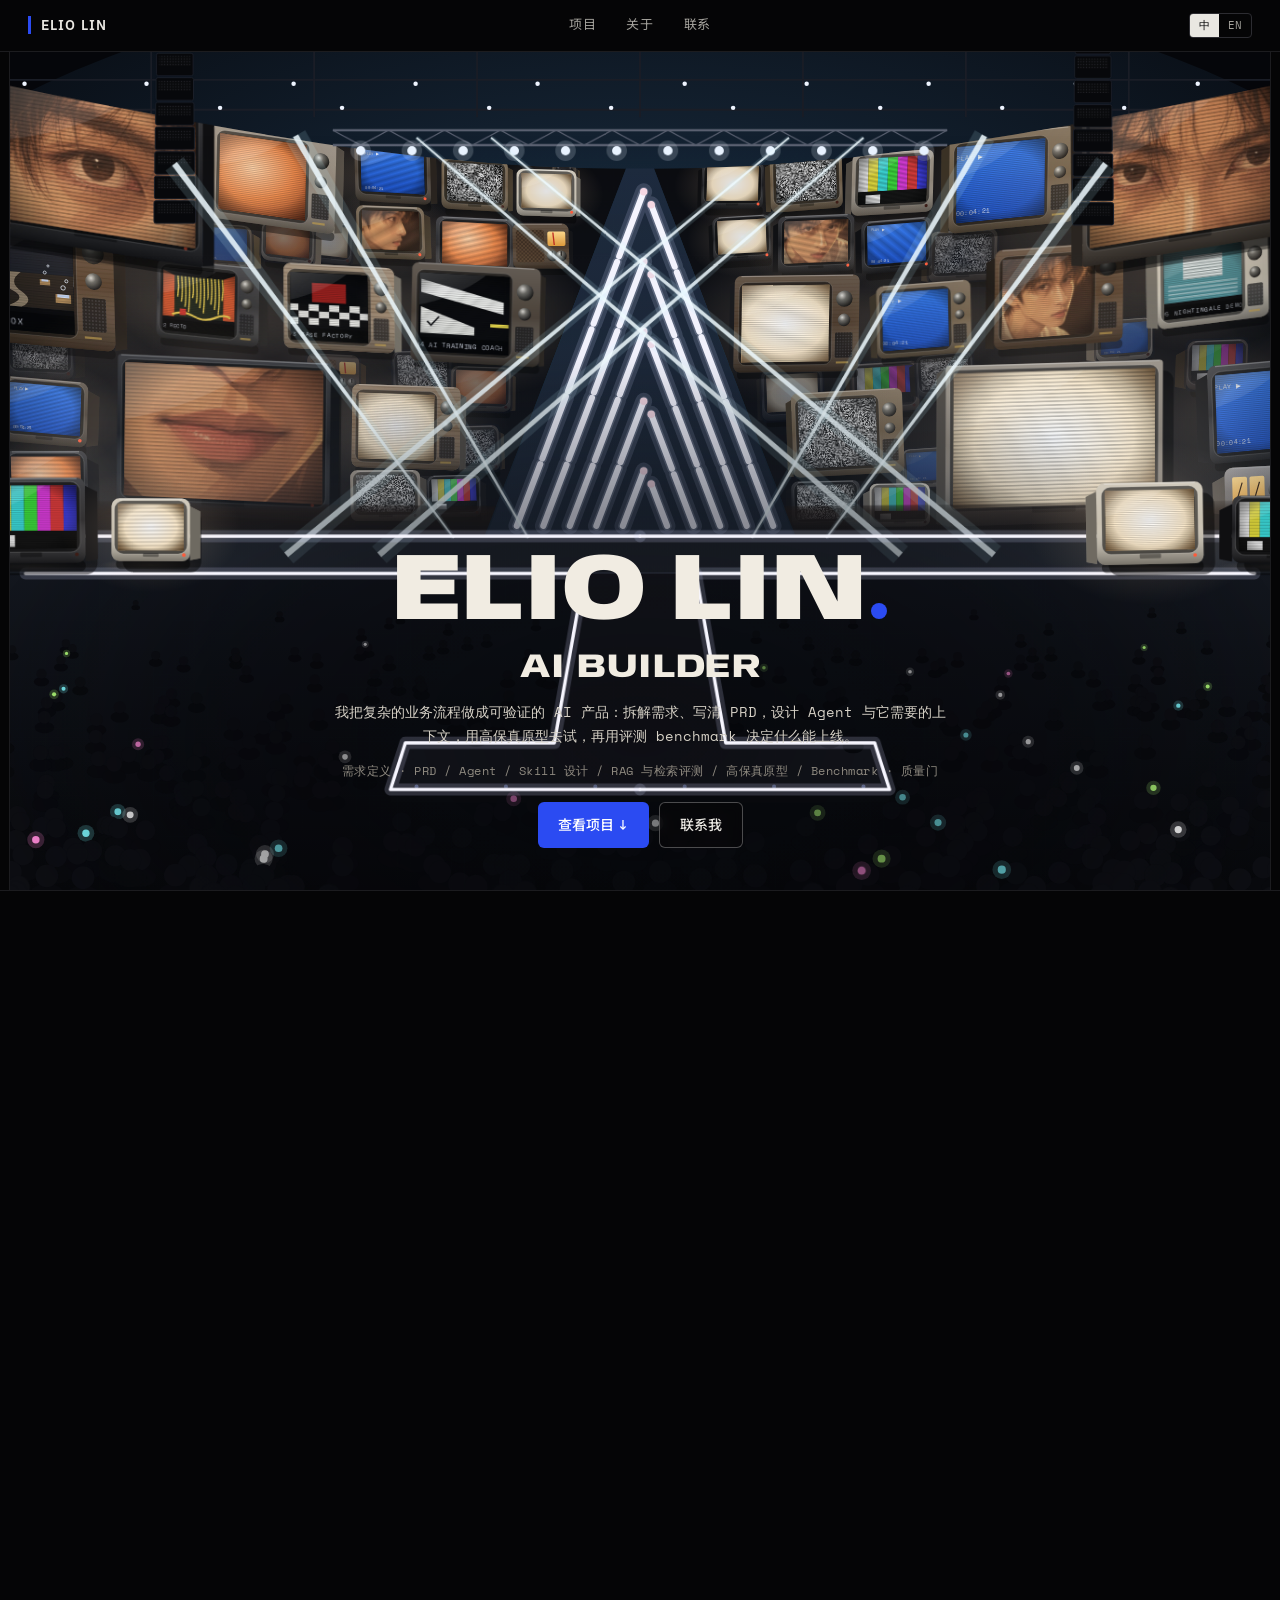
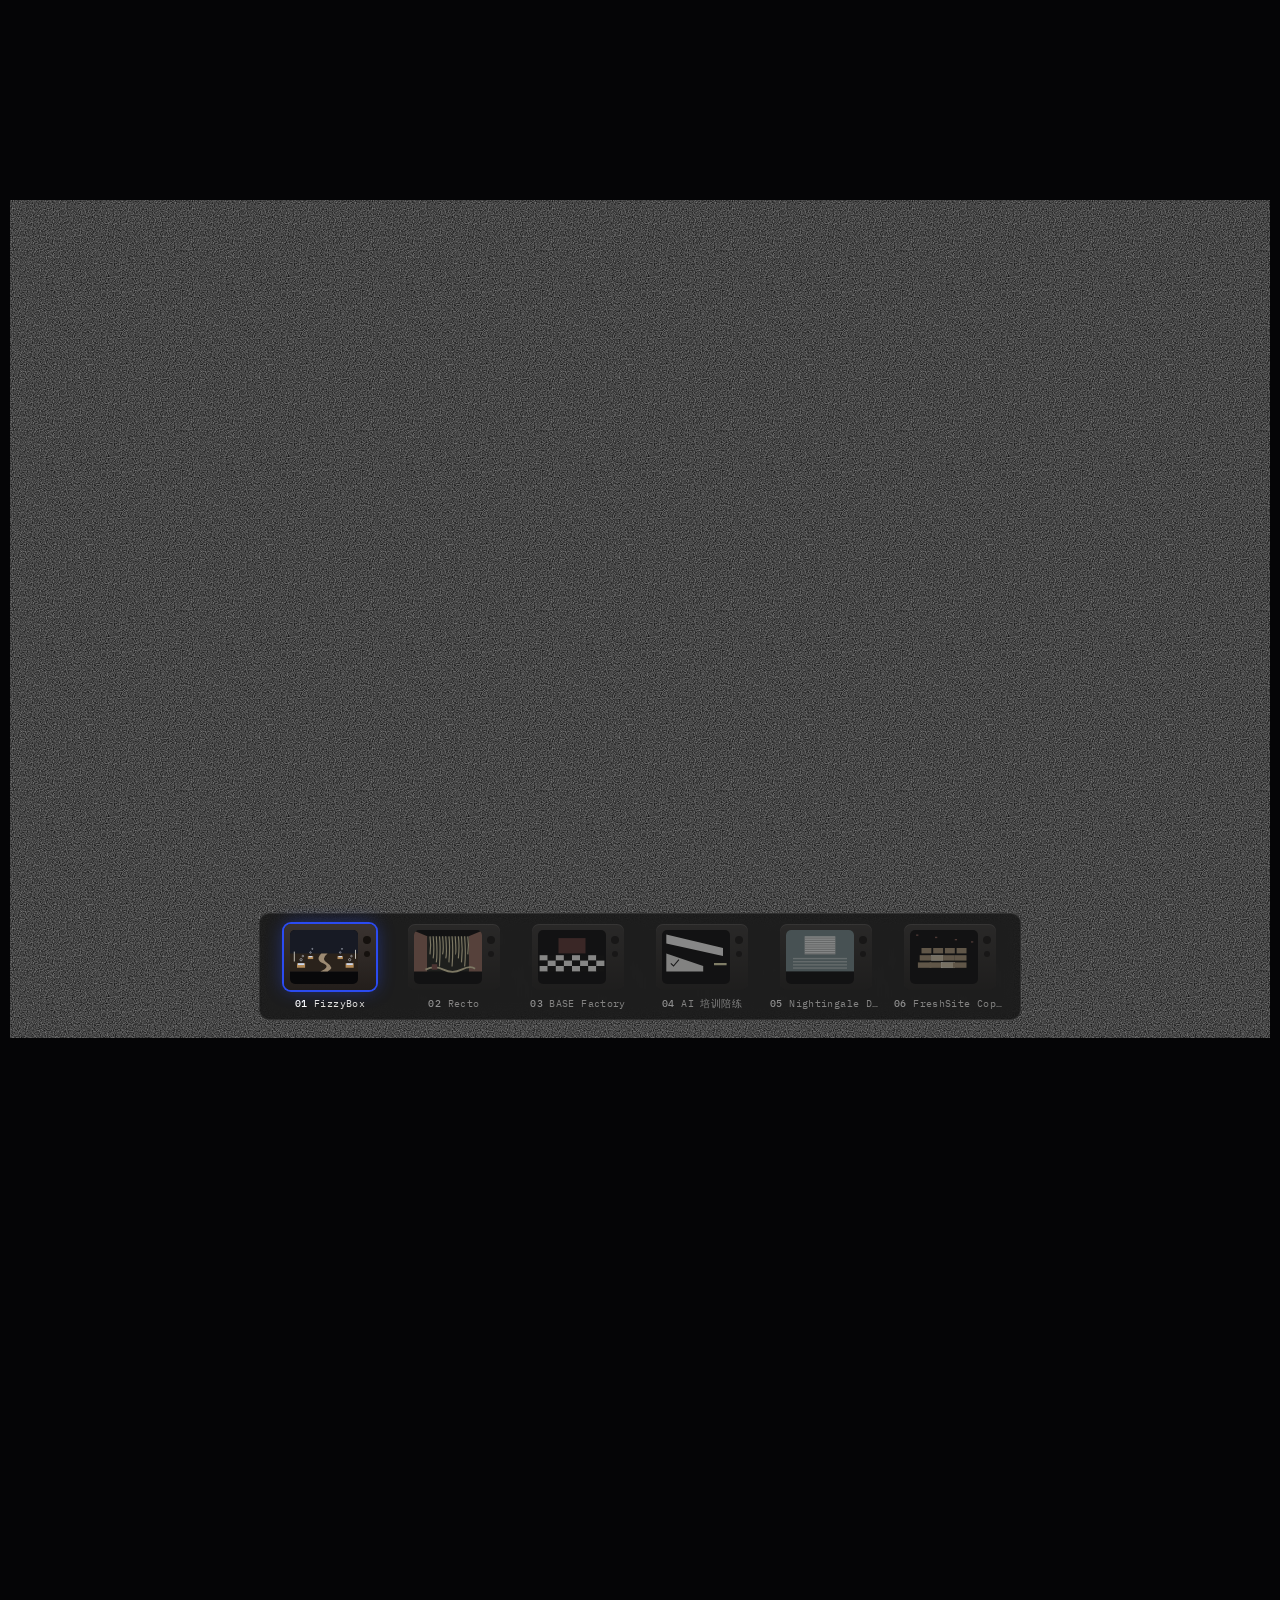
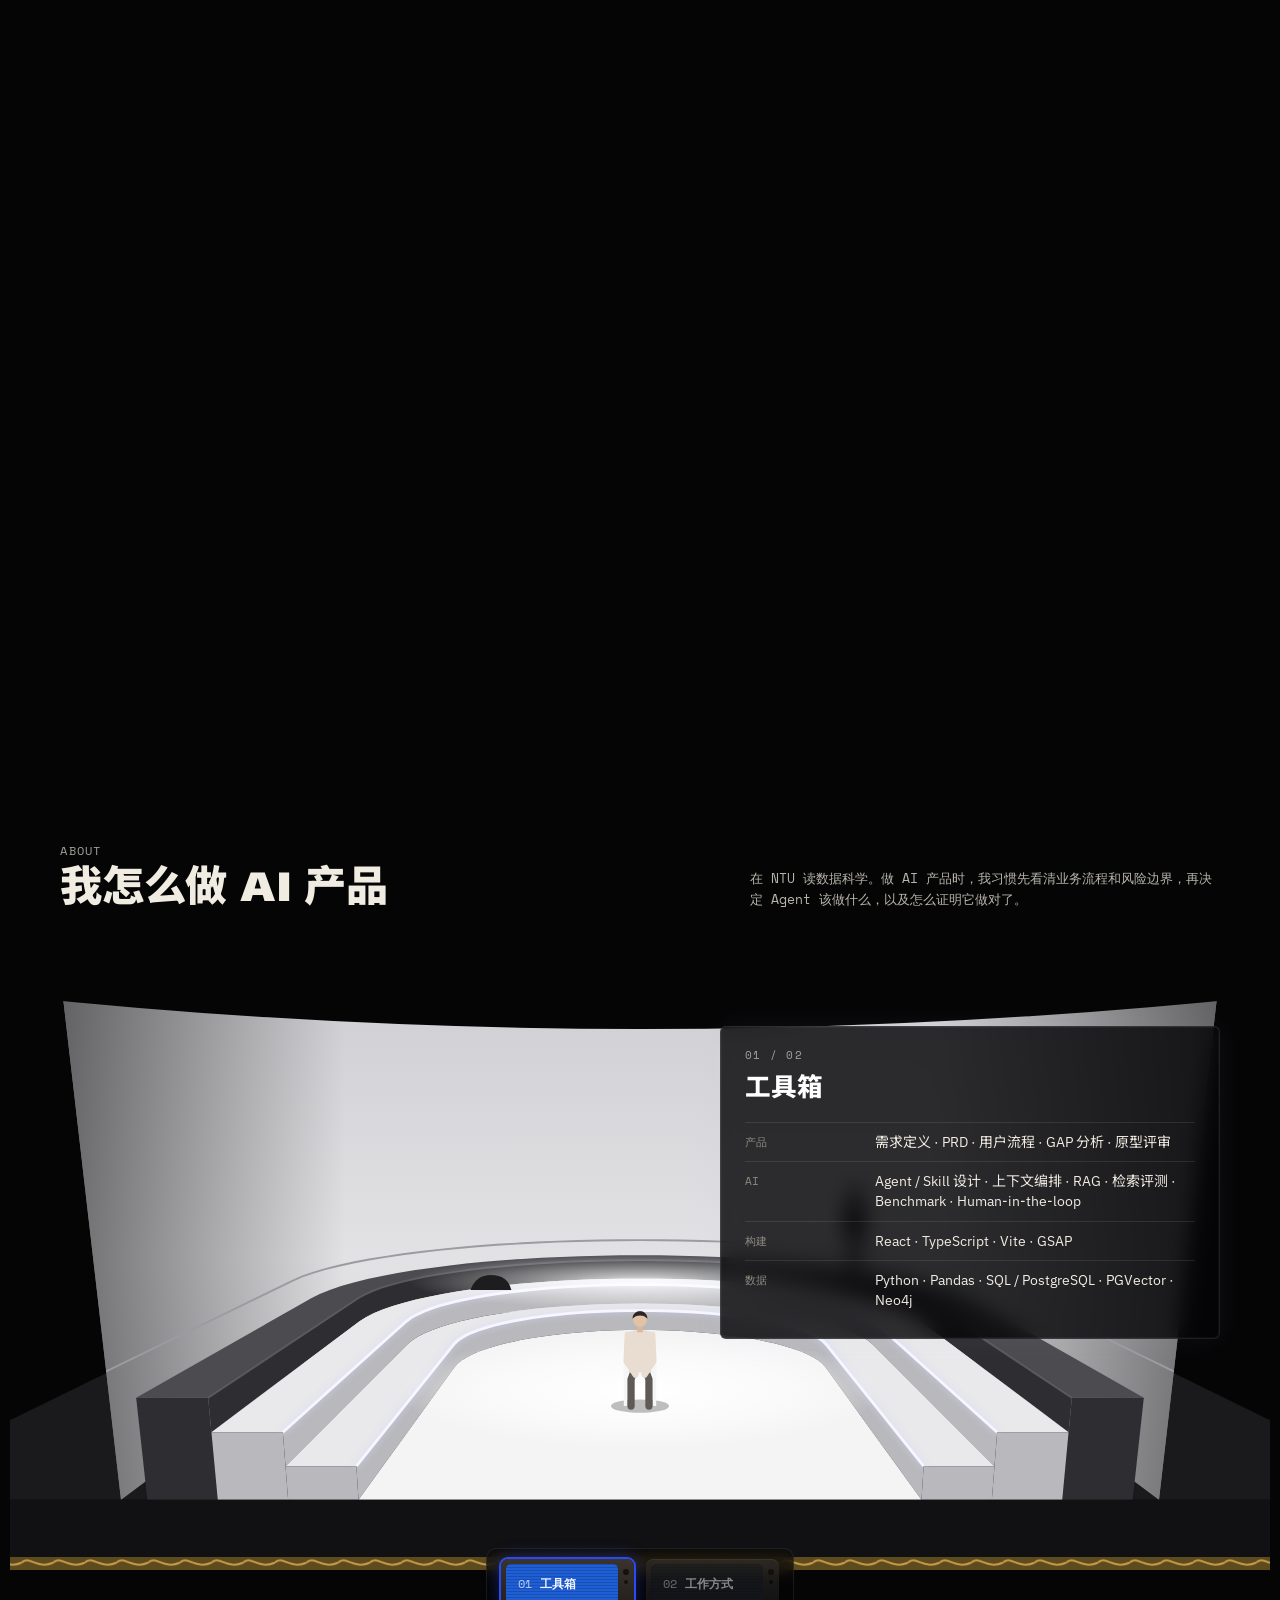
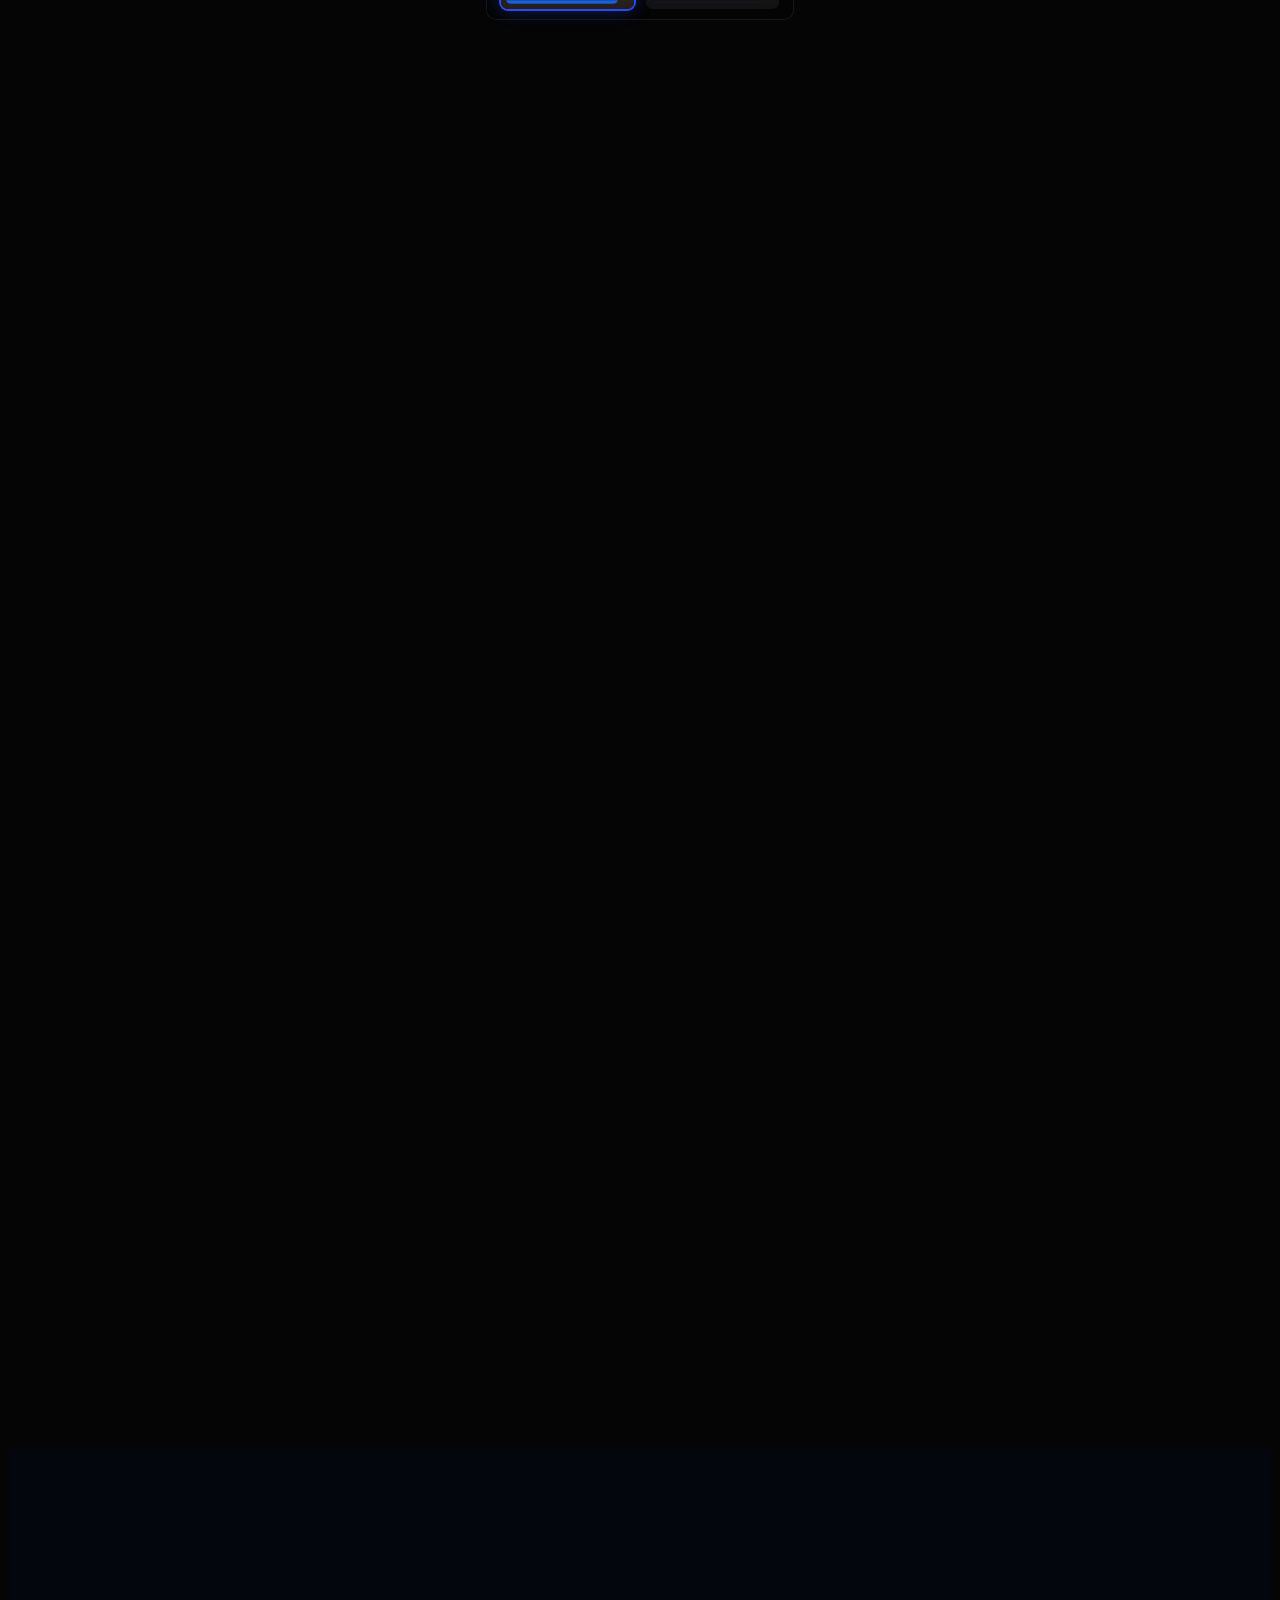
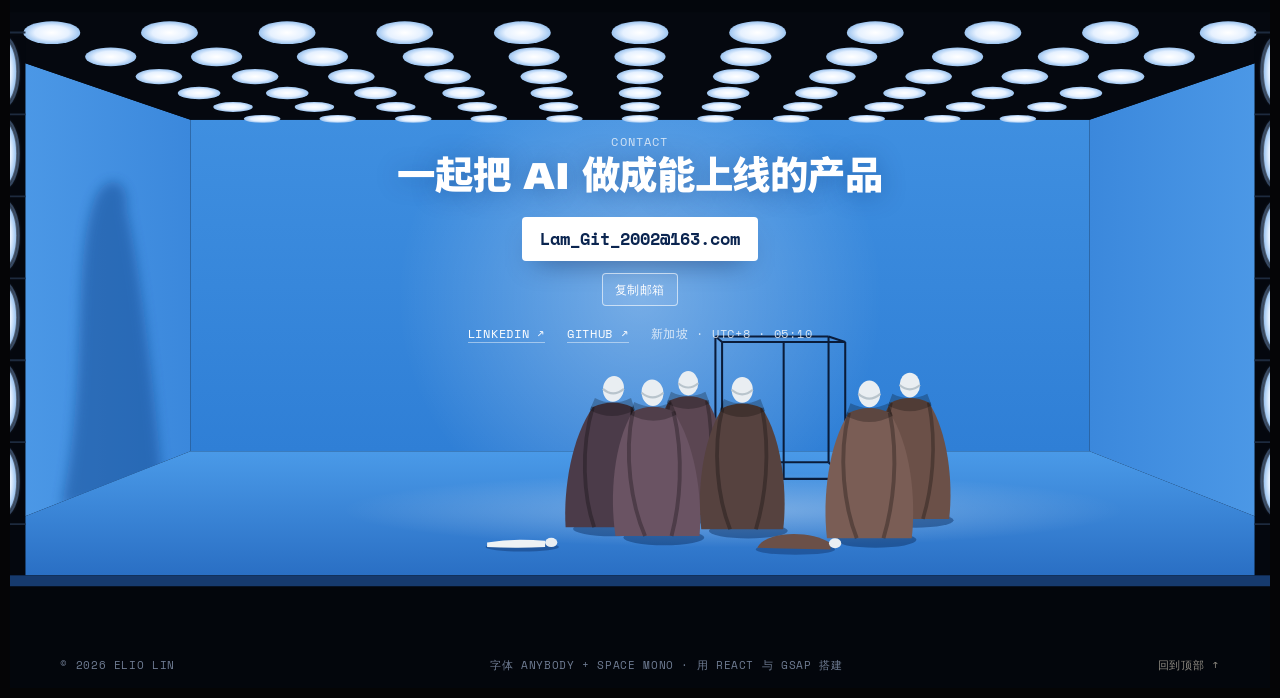
<file: index.html>
<!doctype html>
<html lang="zh">
  <head>
    <meta charset="utf-8" />
    <meta name="viewport" content="width=device-width, initial-scale=1, viewport-fit=cover" />
    <title>ELIO LIN — AI Product Portfolio</title>
    <meta name="description" content="Elio Lin (Lin Jie) · AI product portfolio." />
    <link rel="preconnect" href="https://fonts.googleapis.com" />
    <link rel="preconnect" href="https://fonts.gstatic.com" crossorigin />
    <link href="https://fonts.googleapis.com/css2?family=Anybody:wdth,wght@50..150,100..900&family=IBM+Plex+Mono:wght@400;500&family=IBM+Plex+Sans:wght@400;500;600;700&family=Noto+Sans+SC:wght@400;500;600;700&family=Space+Mono:wght@400;700&display=swap" rel="stylesheet" />
    <script type="module" crossorigin src="./assets/index-Ce2JEcdC.js"></script>
    <link rel="stylesheet" crossorigin href="./assets/index-B5VwRvvn.css">
  </head>
  <body>
    <div id="root"></div>
  </body>
</html>
</file>
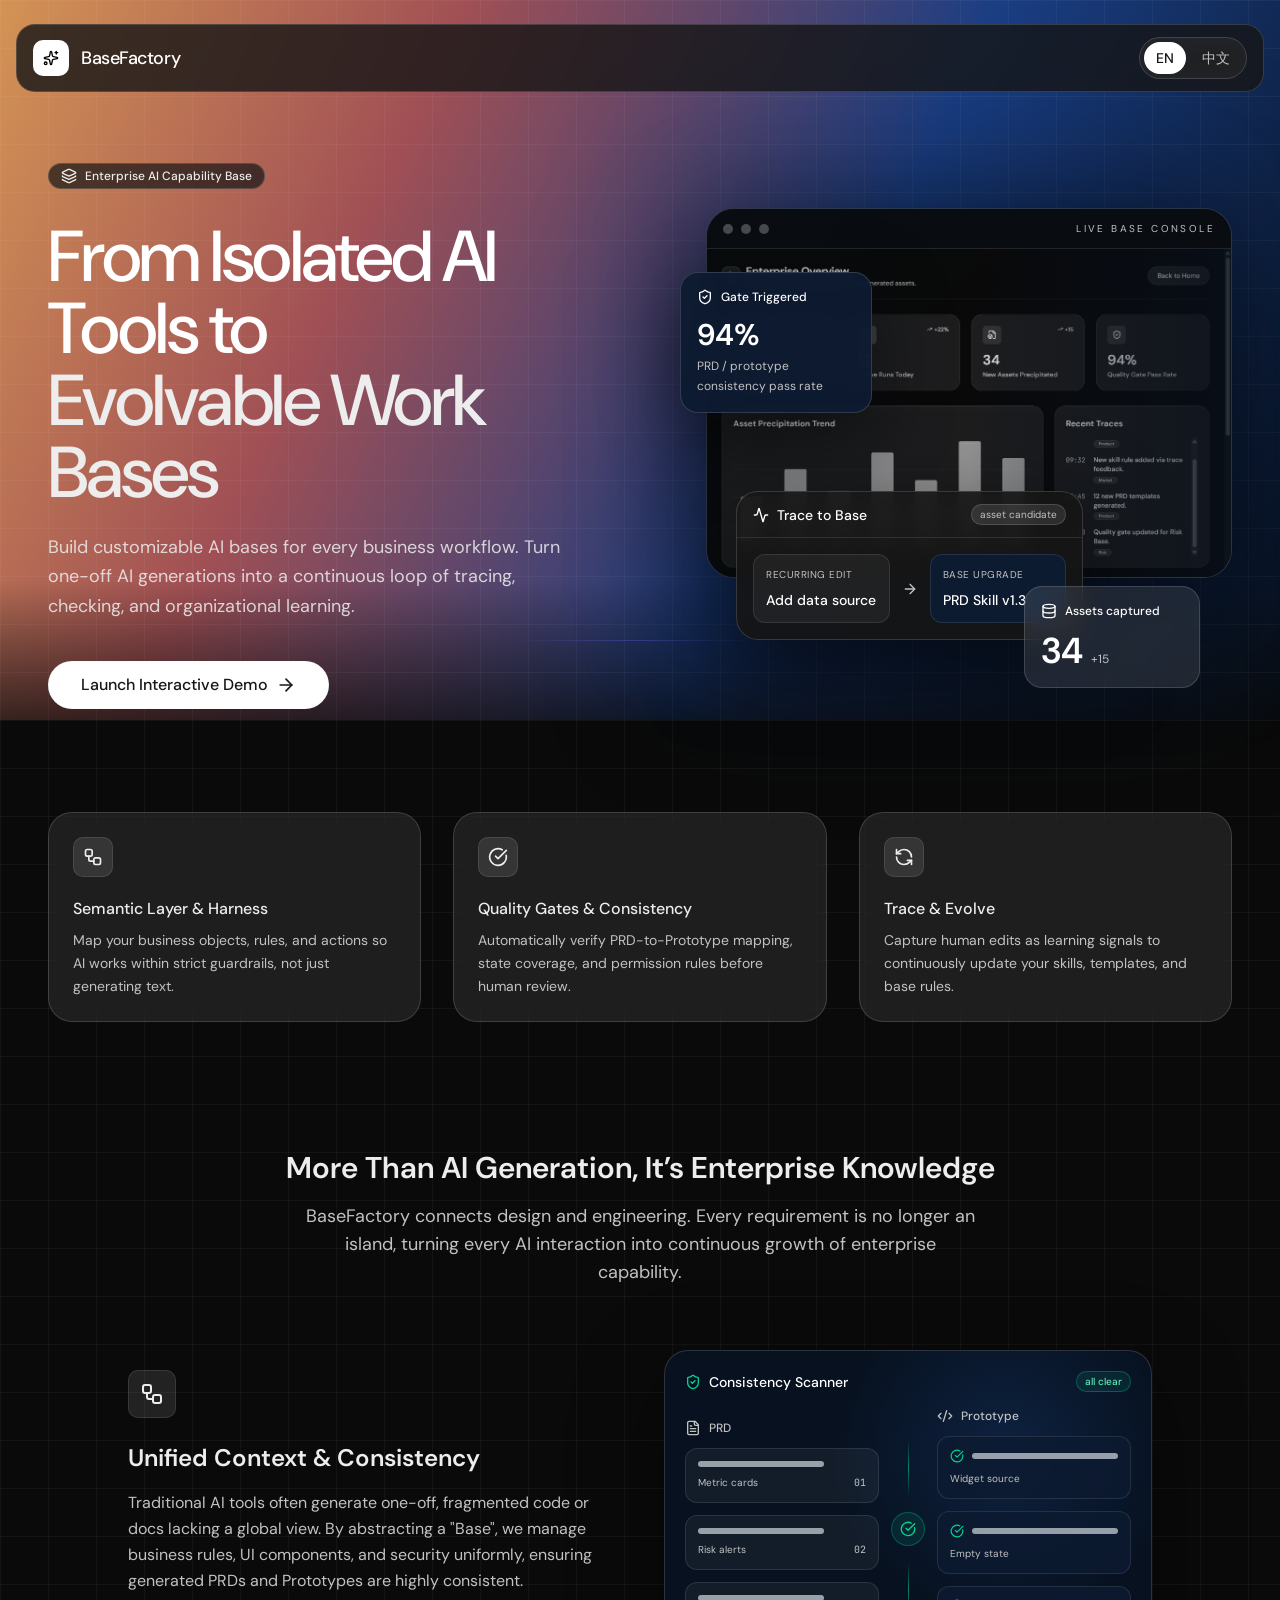
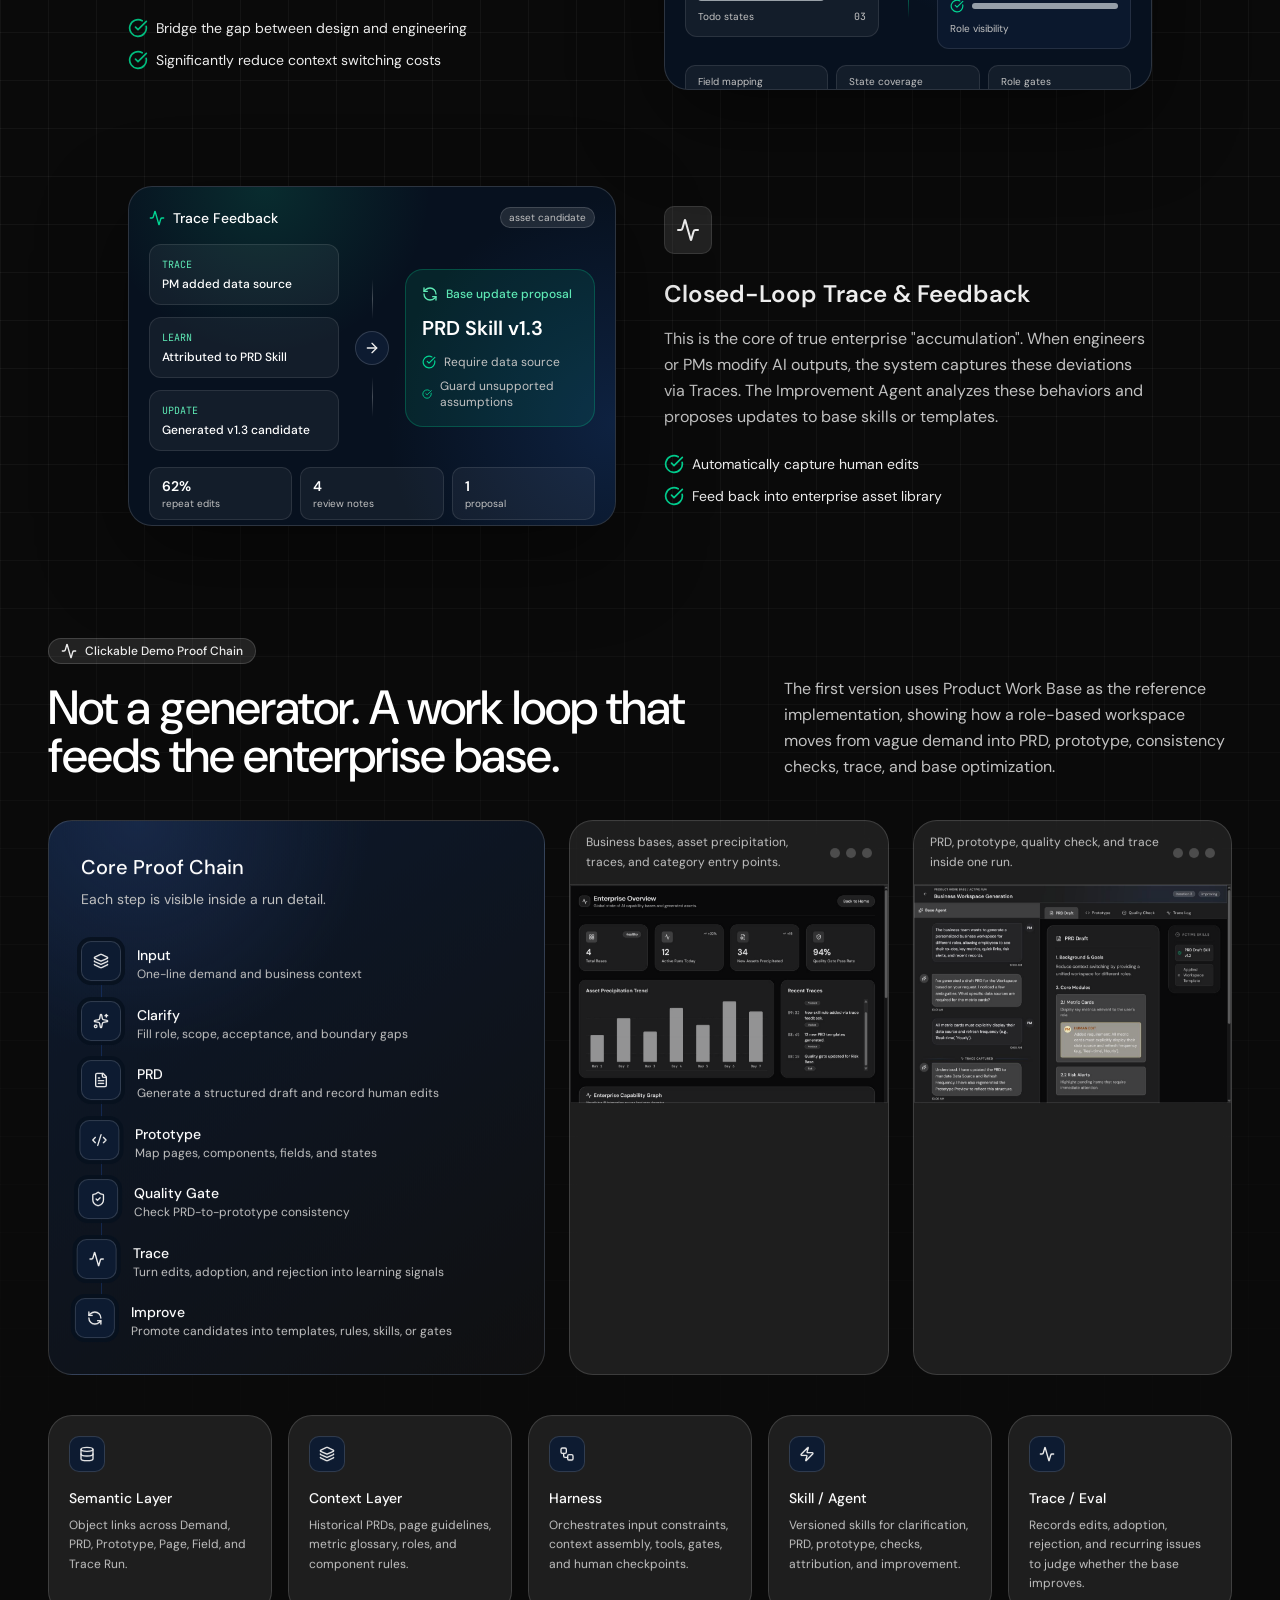
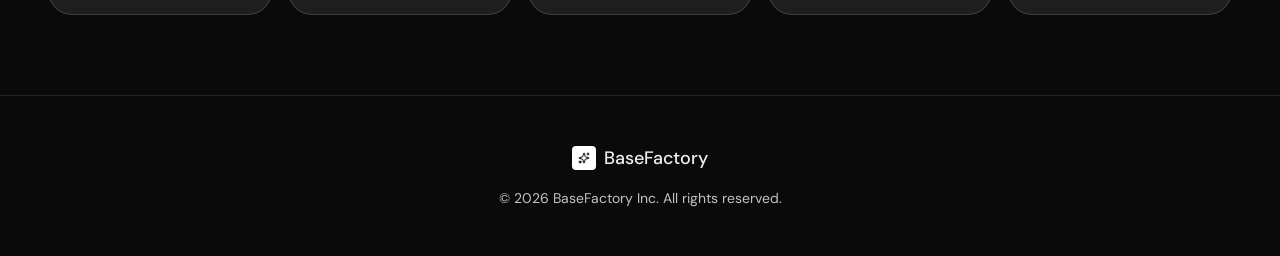
<file: base-factory/index.html>
<!doctype html>
<html lang="en">
  <head>
    <meta charset="UTF-8" />
    <meta name="viewport" content="width=device-width, initial-scale=1.0" />
    <title>BaseFactory Demo</title>
    <script type="module" crossorigin src="./assets/index-DUd1zBxY.js"></script>
    <link rel="stylesheet" crossorigin href="./assets/index-BqM5CVlS.css">
  </head>
  <body>
    <div id="root"></div>
  </body>
</html>
</file>
<file: assets/index-B5VwRvvn.css>
:root{--black: #050506;--stage: #0b0b0c;--paper: #fafaf7;--paper-2: #f2f0e9;--ink: #0f1114;--ink-2: #3a3e46;--ink-3: #70747e;--rule: #e6e4dd;--rule-strong: #c9c6bd;--on-dark: #e9e7e1;--on-dark-2: #a3a19b;--accent: #2b4bf2;--accent-hover: #1e3bd6;--font-sans: "IBM Plex Sans", "Noto Sans SC", "PingFang SC", "Microsoft YaHei", system-ui, sans-serif;--font-mono: "IBM Plex Mono", ui-monospace, "SF Mono", Menlo, Consolas, monospace;--lintel-h: 52px;--rail: 10px;--ease-out: cubic-bezier(.2, 0, 0, 1);--ease-inout: cubic-bezier(.4, 0, .2, 1)}*{box-sizing:border-box;margin:0;padding:0}html{scroll-behavior:auto;-webkit-text-size-adjust:100%}body{background:var(--black);color:var(--ink);font-family:var(--font-sans);font-size:16px;line-height:1.6;-webkit-font-smoothing:antialiased;overflow-x:hidden}body .theatre{transition:opacity .16s var(--ease-inout)}body.lang-switching .theatre{opacity:0}button{font:inherit;color:inherit;background:none;border:0;cursor:pointer}a{color:inherit}:focus-visible{outline:2px solid var(--accent);outline-offset:3px}.theatre{padding:var(--lintel-h) var(--rail) var(--rail);min-height:100svh}.eyebrow{font-family:var(--font-mono);font-size:11.5px;font-weight:500;letter-spacing:.1em;text-transform:uppercase;color:var(--ink-3)}.btn-primary,.btn-secondary,.btn-ghost-light{display:inline-flex;align-items:center;gap:8px;padding:11px 20px;border-radius:6px;font-size:14px;font-weight:500;white-space:nowrap;text-decoration:none;transition:background .14s var(--ease-inout),border-color .14s var(--ease-inout),transform .2s var(--ease-out)}.btn-primary{background:var(--accent);color:#fff}.btn-primary:hover{background:var(--accent-hover)}.btn-primary:active,.btn-secondary:active,.btn-ghost-light:active{transform:scale(.98)}.btn-secondary{border:1px solid var(--rule-strong);color:var(--ink);background:var(--paper)}.btn-secondary:hover{border-color:var(--ink-3)}.btn-ghost-light{border:1px solid rgba(255,255,255,.28);color:var(--on-dark);background:#0a080659;-webkit-backdrop-filter:blur(6px);backdrop-filter:blur(6px)}.btn-ghost-light:hover{border-color:#fff9}.lintel{position:fixed;inset:0 0 auto 0;z-index:50;height:var(--lintel-h);display:grid;grid-template-columns:1fr auto 1fr;align-items:center;padding:0 calc(var(--rail) + 18px);background:var(--black);color:var(--on-dark);border-bottom:1px solid #1c1c1f}.lintel-brand{display:inline-flex;align-items:center;gap:10px;font-weight:600;font-size:14px;letter-spacing:.08em;text-decoration:none;justify-self:start}.brand-bar{width:3px;height:18px;background:var(--accent)}.lintel-nav{display:flex;gap:30px}.lintel-nav a{font-size:13px;color:var(--on-dark-2);text-decoration:none;letter-spacing:.04em;transition:color .14s var(--ease-inout)}.lintel-nav a:hover{color:#fff}.lintel-right{justify-self:end;display:flex;align-items:center;gap:16px}.lang-toggle{display:inline-flex;border:1px solid #2c2c31;border-radius:4px;overflow:hidden}.lang-toggle button{font-family:var(--font-mono);font-size:11px;padding:3px 9px;color:var(--on-dark-2)}.lang-toggle button.on{background:var(--on-dark);color:var(--black)}.rail{position:fixed;z-index:49;background:var(--black);pointer-events:none}.rail-left{left:0;top:0;bottom:0;width:var(--rail)}.rail-right{right:0;top:0;bottom:0;width:var(--rail)}.rail-bottom{left:0;right:0;bottom:0;height:var(--rail)}.rail-left{box-shadow:inset -1px 0 #1c1c1f}.rail-right{box-shadow:inset 1px 0 #1c1c1f}.rail-bottom{box-shadow:inset 0 1px #1c1c1f}@media (max-width: 720px){:root{--rail: 0px;--lintel-h: 48px}.lintel{grid-template-columns:auto 1fr;padding:0 16px}.lintel-nav{display:none}}@media (prefers-reduced-motion: reduce){*,*:before,*:after{animation-duration:.01ms!important;animation-iteration-count:1!important;transition-duration:.01ms!important}}.about{position:relative;background:var(--black)}.ab-sticky{position:sticky;top:var(--lintel-h);height:calc(100svh - var(--lintel-h) - var(--rail));min-height:600px;overflow:hidden}.ab-scene{position:absolute;top:0;right:0;bottom:0;left:0}.ab-head{position:absolute;z-index:3;left:4%;right:4%;top:5%;display:flex;justify-content:space-between;align-items:flex-end;gap:48px;opacity:0;transform:translateY(10px);transition:opacity .7s var(--ease-out) .2s,transform .7s var(--ease-out) .2s}.ab-head.lit{opacity:1;transform:none}.ab-head .eyebrow{color:var(--on-dark-2);font-family:"Space Mono",var(--font-mono)}.ab-head h2{margin-top:8px;color:#f1ece2;font-family:"Anybody",var(--font-sans);font-weight:900;font-stretch:112%;font-size:clamp(28px,3.3vw,52px);line-height:1;letter-spacing:-.01em}.ab-intro{max-width:470px;flex:0 1 470px;font-family:"Space Mono",var(--font-mono);font-size:12.5px;line-height:1.7;color:#b9b5ab}.ab-card{position:absolute;z-index:3;right:4%;top:27%;width:min(500px,40%);padding:20px 24px 18px;border-radius:6px;background:#060608d1;backdrop-filter:blur(10px);-webkit-backdrop-filter:blur(10px);border:1px solid rgba(255,255,255,.1);box-shadow:inset 0 0 0 1px #cfd8ff0a,0 0 30px #cfd8ff0f;opacity:0;transition:opacity .7s var(--ease-out) .5s}.ab-card.lit{opacity:1}.ab-card-inner{animation:ab-in .48s var(--ease-out)}@keyframes ab-in{0%{opacity:0;transform:translateY(8px)}to{opacity:1;transform:none}}.ab-count{font-family:"Space Mono",var(--font-mono);font-size:11px;letter-spacing:.12em;color:var(--on-dark-2)}.ab-card h3,.ab-all h3{margin:4px 0 12px;color:#fff;font-family:"Anybody",var(--font-sans);font-weight:800;font-stretch:115%;font-size:clamp(22px,2vw,30px);text-transform:uppercase;letter-spacing:.01em}.ab-rows{list-style:none;display:flex;flex-direction:column}.ab-rows li{display:grid;grid-template-columns:116px minmax(0,1fr);gap:14px;padding:9px 0;border-top:1px solid rgba(255,255,255,.09)}.ab-key{font-family:"Space Mono",var(--font-mono);font-size:11px;letter-spacing:.04em;color:#8f8b82;padding-top:2px}.ab-main{display:flex;flex-direction:column;gap:2px}.ab-title{font-size:14px;line-height:1.45;color:#f1ece2}.ab-note{font-family:"Space Mono",var(--font-mono);font-size:11.5px;line-height:1.55;color:#9a968d}.ab-switch{position:absolute;z-index:4;left:50%;bottom:18px;transform:translate(-50%);display:flex;gap:12px;padding:10px 14px;border-radius:10px;background:#0505069e;backdrop-filter:blur(8px);-webkit-backdrop-filter:blur(8px);border:1px solid rgba(255,255,255,.08)}.ab-tv{padding:5px 16px 5px 5px;border-radius:7px;position:relative;background:linear-gradient(#3a3330,#231e1b);box-shadow:inset 0 1px #ffffff1f;opacity:.55;filter:grayscale(.6);transition:opacity .2s,filter .2s,transform .22s var(--ease-out)}.ab-tv:after{content:"";position:absolute;right:5px;top:10px;width:6px;height:6px;border-radius:50%;background:#15110e;box-shadow:0 10px 0 -1px #15110e}.ab-tv:hover{opacity:.9;filter:none;transform:translateY(-2px)}.ab-tv.done{opacity:.8;filter:none}.ab-tv.on{opacity:1;filter:none;box-shadow:0 0 0 2px var(--accent),0 0 18px #2b4bf273}.ab-tv-screen{display:flex;align-items:center;gap:8px;min-width:112px;height:40px;padding:0 12px;border-radius:5px;background:#1e5fd8;color:#eef3ff;font-family:"Space Mono",var(--font-mono);font-size:12px;font-weight:700;background-image:repeating-linear-gradient(0deg,rgba(0,0,0,.18) 0 1px,transparent 1px 3px)}.ab-tv:not(.on) .ab-tv-screen{background-color:#20263a}.ab-tv-screen b{font-weight:400;opacity:.75}.ab-all{display:none}.contact{position:relative;overflow:hidden;background:var(--black);height:calc(100svh - var(--lintel-h) - var(--rail));min-height:640px}.backwall{position:absolute;z-index:3;text-align:center;color:#fff;opacity:0;transform:translateY(10px);transition:opacity .8s var(--ease-out) 1.1s,transform .8s var(--ease-out) 1.1s}.contact.lit .backwall{opacity:1;transform:none}.backwall .eyebrow{color:#ffffffbf;font-family:"Space Mono",var(--font-mono)}.bw-head{margin:8px 0 18px;font-family:"Anybody",var(--font-sans);font-weight:900;font-stretch:112%;font-size:clamp(26px,3vw,48px);line-height:1.02;letter-spacing:-.01em;text-transform:uppercase;text-shadow:0 2px 24px rgba(10,40,100,.35);text-wrap:balance}.bw-mail{display:inline-block;padding:9px 18px;border-radius:4px;font-family:"Space Mono",var(--font-mono);font-weight:700;font-size:clamp(14px,1.3vw,19px);color:#0b2550;background:#fff;text-decoration:none;word-break:break-all;box-shadow:0 12px 28px -14px #051946b3;transition:background .16s,color .16s}.bw-mail:hover{background:#eaf3ff;color:#000}.bw-actions{margin-top:12px;display:flex;justify-content:center;gap:10px}.bw-btn{font-family:"Space Mono",var(--font-mono);font-size:12px;letter-spacing:.04em;color:#fff;padding:6px 12px;border-radius:4px;border:1px solid rgba(255,255,255,.6);background:#ffffff14;text-decoration:none;transition:background .16s}.bw-btn:hover{background:#ffffff38}.bw-channels{list-style:none;margin-top:18px;display:flex;flex-wrap:wrap;justify-content:center;gap:6px 22px;font-family:"Space Mono",var(--font-mono);font-size:12px;letter-spacing:.06em;text-transform:uppercase}.bw-channels a{color:#fff;text-decoration:none;border-bottom:1px solid rgba(255,255,255,.45)}.bw-channels a:hover{border-bottom-color:#fff}.bw-where{color:#ffffffc7}.colophon{position:absolute;z-index:3;left:4%;right:4%;bottom:14px;display:flex;justify-content:space-between;align-items:center;gap:16px;font-family:"Space Mono",var(--font-mono);font-size:10.5px;letter-spacing:.06em;color:#6f7c93;text-transform:uppercase}.colophon button{color:#8f8b82;letter-spacing:.06em;text-transform:uppercase;font-size:10.5px}.colophon button:hover{color:#fff}@media (max-width: 900px){.about{height:auto}.ab-sticky{position:relative;top:0;height:64vw;min-height:320px}.ab-card,.ab-switch{display:none}.ab-head{position:absolute;flex-direction:column;align-items:flex-start;gap:0;top:16px}.ab-head .ab-intro{display:none}.ab-all{display:block;padding:24px 20px 56px;color:#f1ece2}.ab-all-intro{font-family:"Space Mono",var(--font-mono);font-size:13px;line-height:1.7;color:#b9b5ab;margin-bottom:24px}.ab-all section+section{margin-top:28px}.contact{height:auto;min-height:0;display:flex;flex-direction:column}.contact .set-4b{position:relative;height:70vw;min-height:300px}.backwall{position:static;width:auto!important;padding:24px 20px 0}.colophon{position:static;flex-direction:column;align-items:flex-start;padding:28px 20px 24px}}@media (max-width: 900px){.ab-all{padding-top:8px}}.arena-run{position:relative;height:calc(200svh - var(--lintel-h))}.arena{position:sticky;top:var(--lintel-h);overflow:hidden;background:#05060a;height:calc(100svh - var(--lintel-h) - var(--rail));min-height:640px}.arena-zoom{position:absolute;top:0;right:0;bottom:0;left:0;will-change:transform}.arena-svg{position:absolute;top:0;right:0;bottom:0;left:0;width:100%;height:100%;display:block}.arena-fade{position:absolute;top:0;right:0;bottom:0;left:0;z-index:5;background:#000;pointer-events:none;opacity:0}.arena .dev.link{cursor:pointer}.arena .dev.link:focus-visible{outline:none}.arena .dev.link:focus-visible>rect:first-child{stroke:var(--accent);stroke-width:3}.arena .dev:hover .scr-flash{animation:tv-flick .36s steps(3) 1}@keyframes tv-flick{0%{opacity:1;visibility:visible}60%{opacity:.8;visibility:visible}to{opacity:0;visibility:hidden}}.arena .dev.link:hover>rect:first-child{filter:brightness(1.25)}.crt-letter{font-family:"Anybody",var(--font-sans);font-weight:900;font-stretch:120%;font-size:92px;fill:#dfe9ff;stroke:#7aa6ff;stroke-width:2;paint-order:stroke}.crt-number{font-family:"Anybody",var(--font-sans);font-weight:900;font-stretch:115%;fill:#1c0e05}.crt-small{font-family:"Space Mono",var(--font-mono);font-size:10px;letter-spacing:.06em;fill:#eef3ff}.crt-small.dark{fill:#2a1206}.crt-mid{font-family:"Space Mono",var(--font-mono);font-size:13px;font-weight:700;fill:#f2f6ff}.arena-copy{position:absolute;z-index:3;left:50%;bottom:5%;transform:translate(-50%);width:min(880px,92%);text-align:center;color:#f1ece2;pointer-events:none}.arena-copy a,.arena-copy button{pointer-events:auto}.arena-name{font-family:"Anybody",var(--font-sans);font-weight:900;font-stretch:118%;font-size:clamp(52px,7.4vw,132px);line-height:.9;letter-spacing:-.01em;text-transform:uppercase;white-space:nowrap}.arena-name .line{display:block;overflow:hidden;padding-bottom:.04em}.arena-name .ch{display:inline-block}.arena-name .sp{width:.28em}.arena-name .dot{width:.17em;height:.17em;margin-left:.05em;border-radius:50%;background:var(--accent);vertical-align:baseline}.arena-role{margin-top:.35em;font-family:"Anybody",var(--font-sans);font-weight:800;font-stretch:125%;font-size:clamp(20px,2.6vw,42px);line-height:1;text-transform:uppercase;letter-spacing:.01em}.arena-intro{margin:16px auto 0;max-width:620px;font-family:"Space Mono",var(--font-mono);font-size:clamp(13.5px,1.05vw,16px);line-height:1.75;color:#d6d1c6}.arena-skills{margin-top:12px;font-family:"Space Mono",var(--font-mono);font-size:12px;letter-spacing:.04em;color:#8f8a80}.arena-cta{margin-top:22px;display:flex;flex-wrap:wrap;justify-content:center;gap:10px}.arena-skip{position:absolute;z-index:4;right:22px;bottom:18px;font-family:var(--font-mono);font-size:11px;letter-spacing:.08em;color:#7d7a74;padding:5px 10px;border:1px solid #23252c;border-radius:4px}.arena-skip:hover{color:#fff;border-color:#4a4d58}.arena.done .arena-skip{display:none}@media (max-width: 900px){.arena-run{height:auto}.arena{position:relative;top:0;height:auto;min-height:0;display:flex;flex-direction:column}.arena-zoom{position:relative;transform:none}.arena-svg{position:relative;height:62vw;min-height:300px}.arena-fade{display:none}.arena-copy{position:relative;left:auto;bottom:auto;transform:none;width:auto;padding:8px 20px 40px}.arena-skip{top:12px;bottom:auto}}.project-stage{position:relative;background:var(--black)}.ps-sticky{position:sticky;top:var(--lintel-h);height:calc(100svh - var(--lintel-h) - var(--rail));min-height:560px;overflow:hidden;background:var(--black)}.ps-set{position:absolute;top:0;right:0;bottom:0;left:0}.ps-cut{position:absolute;top:0;right:0;bottom:0;left:0;z-index:6;pointer-events:none;opacity:0;transition:opacity .26s var(--ease-out);background-color:#000;background-image:url("data:image/svg+xml;utf8,<svg xmlns='http://www.w3.org/2000/svg' width='180' height='180'><filter id='n'><feTurbulence type='fractalNoise' baseFrequency='0.85' numOctaves='2' stitchTiles='stitch'/><feColorMatrix values='0 0 0 0 1  0 0 0 0 1  0 0 0 0 1  0 0 0 0.55 0'/></filter><rect width='100%' height='100%' filter='url(%23n)'/></svg>");background-size:180px 180px}.ps-cut.on{opacity:1;transition-duration:.11s;animation:ps-static .18s steps(3) infinite}@keyframes ps-static{0%{background-position:0 0}33%{background-position:-60px 40px}66%{background-position:50px -70px}}.ps-switch{position:absolute;z-index:7;left:50%;bottom:18px;transform:translate(-50%);display:flex;gap:12px;padding:10px 14px 8px;border-radius:10px;background:#0505069e;backdrop-filter:blur(8px);-webkit-backdrop-filter:blur(8px);border:1px solid rgba(255,255,255,.08)}.ps-tv{display:flex;flex-direction:column;align-items:center;gap:6px;width:112px;opacity:.5;filter:grayscale(.7);transition:opacity .2s,filter .2s,transform .22s var(--ease-out)}.ps-tv:hover{opacity:.85;filter:none;transform:translateY(-2px)}.ps-tv.on{opacity:1;filter:none}.ps-tv-body{display:block;width:92px;height:66px;padding:6px 18px 6px 6px;border-radius:7px;position:relative;background:linear-gradient(#3a3330,#231e1b);box-shadow:inset 0 1px #ffffff1f}.ps-tv-body:after{content:"";position:absolute;right:5px;top:12px;width:8px;height:8px;border-radius:50%;background:#15110e;box-shadow:0 14px 0 -1px #15110e}.ps-tv-body svg{display:block;width:100%;height:100%;border-radius:5px}.ps-tv.on .ps-tv-body{box-shadow:0 0 0 2px var(--accent),0 0 18px #2b4bf273}.ps-tv-label{max-width:100%;font-family:var(--font-mono);font-size:9.5px;letter-spacing:.04em;color:var(--on-dark);white-space:nowrap;overflow:hidden;text-overflow:ellipsis}.ps-tv-label b{color:#fff;font-weight:500}.slot{position:absolute;z-index:4}.slot-runway{left:4%;bottom:17%;width:min(440px,36%)}.slot-center{left:50%;top:45%;transform:translate(-50%,-50%);width:min(560px,calc(100% - 32px))}.slot-top-right{right:3%;top:6%;width:min(400px,30%)}.slot-top-left{left:3%;top:5%;width:min(380px,28%)}.set.preview .slot{display:none}.title-card{padding:20px 24px;background:#060608cc;backdrop-filter:blur(10px);-webkit-backdrop-filter:blur(10px);border:1px solid rgba(255,255,255,.1);border-radius:6px;color:var(--on-dark)}.tc-eyebrow{display:flex;align-items:center;flex-wrap:wrap;gap:4px 12px;font-family:var(--font-mono);font-size:11px;letter-spacing:.1em;text-transform:uppercase;color:var(--on-dark-2)}.tc-act{display:inline-flex;align-items:center;gap:8px;color:#fff}.tc-act:before{content:"";width:3px;height:12px;background:var(--accent)}.tc-title{margin:8px 0 6px;font-size:clamp(28px,3vw,40px);line-height:1.1;font-weight:600;letter-spacing:-.02em;color:#fff}.tc-logline{font-size:14.5px;line-height:1.55;color:var(--on-dark)}.tc-actions{display:flex;flex-wrap:wrap;align-items:center;gap:8px 16px;margin-top:16px}.tc-actions .btn-primary{padding:9px 16px;font-size:13.5px}.btn-primary.is-disabled{background:#2a2b31;color:#9a988f;cursor:default}.tc-link{font-size:13px;color:var(--on-dark);text-decoration:none;border-bottom:1px solid rgba(255,255,255,.25)}.tc-link:hover{color:#fff;border-bottom-color:#fff}@media (max-width: 900px){.ps-switch{top:10px;bottom:auto;left:10px;right:10px;transform:none;overflow-x:auto;justify-content:flex-start;gap:8px;padding:8px}.ps-tv{width:68px;flex:0 0 auto}.ps-tv-body{width:68px;height:50px;padding:4px 13px 4px 4px}.ps-tv-body:after{width:6px;height:6px;top:9px;right:4px;box-shadow:0 10px 0 -1px #15110e}.slot-runway,.slot-top-right,.slot-top-left{left:12px;right:12px;top:auto;bottom:12px;width:auto}.title-card{padding:14px 16px}.tc-logline{font-size:13.5px}}.set{position:absolute;top:0;right:0;bottom:0;left:0;overflow:hidden;background:var(--black)}.set-svg{position:absolute;top:0;right:0;bottom:0;left:0;width:100%;height:100%;display:block}.s3-glow{animation:s3-flicker 5s steps(1) infinite}.s3-glow:nth-of-type(3n){animation-delay:-2.2s}@keyframes s3-flicker{0%,to{opacity:.75}47%{opacity:.6}49%{opacity:.8}}@media (max-width: 720px){.set-3a .s3-scaffold,.set-3a .s3-monitors{display:none}}.set-placeholder{background:#070708}.sp-back{position:absolute;top:0;right:0;bottom:34%;left:0;background:radial-gradient(ellipse 40% 60% at 50% 100%,color-mix(in srgb,var(--tone) 18%,transparent),transparent 70%),#0a0a0c}.sp-floor{position:absolute;left:0;right:0;bottom:0;height:34%;background:linear-gradient(#141416,#060607);border-top:1px solid #1d1d21}.sp-pool{position:absolute;left:28%;right:28%;bottom:12%;height:18%;border-radius:50%;background:radial-gradient(closest-side,color-mix(in srgb,var(--tone) 60%,transparent),transparent);filter:blur(8px)}.sp-beam{position:absolute;left:0;right:0;top:0;bottom:18%;clip-path:polygon(47% 0,53% 0,72% 100%,28% 100%);background:linear-gradient(color-mix(in srgb,var(--tone) 30%,transparent),transparent 90%);mix-blend-mode:screen}.sp-label{position:absolute;left:22px;top:18px;font-family:var(--font-mono);font-size:11px;letter-spacing:.12em;text-transform:uppercase;color:#6d6c68}.set-placeholder.preview .sp-label{font-size:10px}.s4-trace{position:absolute;top:0;right:0;bottom:0;left:0;width:100%;height:100%;pointer-events:none}.set-3b{--lx: 0}.s3b-light-skew{transform-box:view-box;transform-origin:800px 638px;transform:skew(calc(var(--lx) * -14deg));transition:transform .9s var(--ease-out)}.s2a-paper{position:absolute;top:0;right:0;bottom:0;left:0;width:100%;height:100%;pointer-events:none}.set-2a.full .s2a-lamp-glow{animation:s2a-flicker 6s steps(1) infinite}@keyframes s2a-flicker{0%,to{opacity:1}31%{opacity:.82}33%{opacity:1}71%{opacity:.9}}.set-2a .s2a-top{transition:fill .2s var(--ease-inout)}.set-2a.full .s2a-plot:not(.candidate):hover .s2a-top{fill:#efbd62}.set-1b .s1b-room{opacity:.12;transition:opacity .9s var(--ease-out)}.set-1b.lit .s1b-room{opacity:1}.s1b-tread{fill:#4b4b50;transition:fill .6s var(--ease-out)}.s1b-riser{fill:#2e2e32;transition:fill .6s var(--ease-out)}.s1b-nose{stroke:#5a5a60;stroke-width:2;transition:stroke .6s var(--ease-out)}.s1b-tier.on .s1b-tread{fill:#e9e8ea}.s1b-tier.on .s1b-riser{fill:#b9b8bc}.s1b-tier.on .s1b-nose{stroke:#fff}.s1b-pool{opacity:0;transition:opacity .6s var(--ease-out)}.s1b-tier.current .s1b-pool{opacity:1}.s1b-arena{fill:#3a3a3e;transition:fill .9s var(--ease-out) .2s}.set-1b.lit .s1b-arena{fill:#f4f4f5}.s1b-spot{opacity:0;transition:opacity .9s var(--ease-out) .4s}.set-1b.lit .s1b-spot{opacity:1}.s1b-actor{opacity:0;transition:opacity .9s var(--ease-out) .5s}.set-1b.lit .s1b-actor{opacity:1}.s1b-tier.on .s1b-nose{stroke:#f7f6ff;stroke-width:3;filter:drop-shadow(0 0 4px rgba(207,216,255,.9))}.set-4b .s4b-room{opacity:.08;transition:opacity 1s var(--ease-out)}.set-4b.lit .s4b-room{opacity:1}.s4b-lamp,.s4b-oval{opacity:.12;transition:opacity .26s ease-out}.set-4b.lit .s4b-lamp,.set-4b.lit .s4b-oval{opacity:1}.s4b-cast{opacity:0;transition:opacity .9s var(--ease-out) .9s}.set-4b.lit .s4b-cast{opacity:1}
</file>
<file: base-factory/assets/index-BqM5CVlS.css>
@import"https://fonts.googleapis.com/css2?family=DM+Sans:wght@400;500;600&family=Geist:wght@400;500;600&family=JetBrains+Mono:wght@400;500&display=swap";/*! tailwindcss v4.3.2 | MIT License | https://tailwindcss.com */@layer properties{@supports (((-webkit-hyphens:none)) and (not (margin-trim:inline))) or ((-moz-orient:inline) and (not (color:rgb(from red r g b)))){*,:before,:after,::backdrop{--tw-translate-x:0;--tw-translate-y:0;--tw-translate-z:0;--tw-space-y-reverse:0;--tw-divide-y-reverse:0;--tw-border-style:solid;--tw-gradient-position:initial;--tw-gradient-from:#0000;--tw-gradient-via:#0000;--tw-gradient-to:#0000;--tw-gradient-stops:initial;--tw-gradient-via-stops:initial;--tw-gradient-from-position:0%;--tw-gradient-via-position:50%;--tw-gradient-to-position:100%;--tw-leading:initial;--tw-font-weight:initial;--tw-tracking:initial;--tw-shadow:0 0 #0000;--tw-shadow-color:initial;--tw-shadow-alpha:100%;--tw-inset-shadow:0 0 #0000;--tw-inset-shadow-color:initial;--tw-inset-shadow-alpha:100%;--tw-ring-color:initial;--tw-ring-shadow:0 0 #0000;--tw-inset-ring-color:initial;--tw-inset-ring-shadow:0 0 #0000;--tw-ring-inset:initial;--tw-ring-offset-width:0px;--tw-ring-offset-color:#fff;--tw-ring-offset-shadow:0 0 #0000;--tw-outline-style:solid;--tw-blur:initial;--tw-brightness:initial;--tw-contrast:initial;--tw-grayscale:initial;--tw-hue-rotate:initial;--tw-invert:initial;--tw-opacity:initial;--tw-saturate:initial;--tw-sepia:initial;--tw-drop-shadow:initial;--tw-drop-shadow-color:initial;--tw-drop-shadow-alpha:100%;--tw-drop-shadow-size:initial;--tw-backdrop-blur:initial;--tw-backdrop-brightness:initial;--tw-backdrop-contrast:initial;--tw-backdrop-grayscale:initial;--tw-backdrop-hue-rotate:initial;--tw-backdrop-invert:initial;--tw-backdrop-opacity:initial;--tw-backdrop-saturate:initial;--tw-backdrop-sepia:initial;--tw-duration:initial;--tw-scale-x:1;--tw-scale-y:1;--tw-scale-z:1}}}@layer theme{:root,:host{--font-sans:"DM Sans", ui-sans-serif, system-ui, sans-serif;--font-mono:"JetBrains Mono", ui-monospace, SFMono-Regular, monospace;--color-amber-50:oklch(98.7% .022 95.277);--color-amber-100:oklch(96.2% .059 95.617);--color-amber-200:oklch(92.4% .12 95.746);--color-amber-300:oklch(87.9% .169 91.605);--color-amber-500:oklch(76.9% .188 70.08);--color-emerald-100:oklch(95% .052 163.051);--color-emerald-300:oklch(84.5% .143 164.978);--color-emerald-400:oklch(76.5% .177 163.223);--color-emerald-500:oklch(69.6% .17 162.48);--color-blue-500:oklch(62.3% .214 259.815);--color-rose-400:oklch(71.2% .194 13.428);--color-rose-500:oklch(64.5% .246 16.439);--color-black:#000;--color-white:#fff;--spacing:.25rem;--container-md:28rem;--container-lg:32rem;--container-xl:36rem;--container-2xl:42rem;--container-5xl:64rem;--container-6xl:72rem;--container-7xl:80rem;--text-xs:.75rem;--text-xs--line-height:calc(1 / .75);--text-sm:.875rem;--text-sm--line-height:calc(1.25 / .875);--text-base:1rem;--text-base--line-height: 1.5 ;--text-lg:1.125rem;--text-lg--line-height:calc(1.75 / 1.125);--text-xl:1.25rem;--text-xl--line-height:calc(1.75 / 1.25);--text-2xl:1.5rem;--text-2xl--line-height:calc(2 / 1.5);--text-3xl:1.875rem;--text-3xl--line-height: 1.2 ;--text-4xl:2.25rem;--text-4xl--line-height:calc(2.5 / 2.25);--text-5xl:3rem;--text-5xl--line-height:1;--font-weight-normal:400;--font-weight-medium:500;--font-weight-semibold:600;--font-weight-bold:700;--tracking-tight:-.025em;--tracking-wider:.05em;--tracking-widest:.1em;--leading-tight:1.25;--leading-relaxed:1.625;--radius-sm:.25rem;--radius-md:.375rem;--radius-lg:.5rem;--radius-xl:.75rem;--radius-2xl:1rem;--animate-ping:ping 1s cubic-bezier(0, 0, .2, 1) infinite;--blur-sm:8px;--blur-md:12px;--blur-3xl:64px;--default-transition-duration:.15s;--default-transition-timing-function:cubic-bezier(.4, 0, .2, 1);--default-font-family:var(--font-sans);--default-mono-font-family:var(--font-mono);--font-geist:"Geist", ui-sans-serif, system-ui, sans-serif}}@layer base{*,:after,:before,::backdrop{box-sizing:border-box;border:0 solid;margin:0;padding:0}::file-selector-button{box-sizing:border-box;border:0 solid;margin:0;padding:0}html,:host{-webkit-text-size-adjust:100%;-moz-tab-size:4;tab-size:4;line-height:1.5;font-family:var(--default-font-family,ui-sans-serif, system-ui, sans-serif, "Apple Color Emoji", "Segoe UI Emoji", "Segoe UI Symbol", "Noto Color Emoji");font-feature-settings:var(--default-font-feature-settings,normal);font-variation-settings:var(--default-font-variation-settings,normal);-webkit-tap-highlight-color:transparent}hr{height:0;color:inherit;border-top-width:1px}abbr:where([title]){-webkit-text-decoration:underline dotted;text-decoration:underline dotted}h1,h2,h3,h4,h5,h6{font-size:inherit;font-weight:inherit}a{color:inherit;-webkit-text-decoration:inherit;text-decoration:inherit}b,strong{font-weight:bolder}code,kbd,samp,pre{font-family:var(--default-mono-font-family,ui-monospace, SFMono-Regular, Menlo, Monaco, Consolas, "Liberation Mono", "Courier New", monospace);font-feature-settings:var(--default-mono-font-feature-settings,normal);font-variation-settings:var(--default-mono-font-variation-settings,normal);font-size:1em}small{font-size:80%}sub,sup{vertical-align:baseline;font-size:75%;line-height:0;position:relative}sub{bottom:-.25em}sup{top:-.5em}table{text-indent:0;border-color:inherit;border-collapse:collapse}:-moz-focusring{outline:auto}progress{vertical-align:baseline}summary{display:list-item}ol,ul,menu{list-style:none}img,svg,video,canvas,audio,iframe,embed,object{vertical-align:middle;display:block}img,video{max-width:100%;height:auto}button,input,select,optgroup,textarea{font:inherit;font-feature-settings:inherit;font-variation-settings:inherit;letter-spacing:inherit;color:inherit;opacity:1;background-color:#0000;border-radius:0}::file-selector-button{font:inherit;font-feature-settings:inherit;font-variation-settings:inherit;letter-spacing:inherit;color:inherit;opacity:1;background-color:#0000;border-radius:0}:where(select:is([multiple],[size])) optgroup{font-weight:bolder}:where(select:is([multiple],[size])) optgroup option{padding-inline-start:20px}::file-selector-button{margin-inline-end:4px}::placeholder{opacity:1}@supports (not ((-webkit-appearance:-apple-pay-button))) or (contain-intrinsic-size:1px){::placeholder{color:currentColor}@supports (color:color-mix(in lab,red,red)){::placeholder{color:color-mix(in oklab,currentcolor 50%,transparent)}}}textarea{resize:vertical}::-webkit-search-decoration{-webkit-appearance:none}::-webkit-date-and-time-value{min-height:1lh;text-align:inherit}::-webkit-datetime-edit{display:inline-flex}::-webkit-datetime-edit-fields-wrapper{padding:0}::-webkit-datetime-edit{padding-block:0}::-webkit-datetime-edit-year-field{padding-block:0}::-webkit-datetime-edit-month-field{padding-block:0}::-webkit-datetime-edit-day-field{padding-block:0}::-webkit-datetime-edit-hour-field{padding-block:0}::-webkit-datetime-edit-minute-field{padding-block:0}::-webkit-datetime-edit-second-field{padding-block:0}::-webkit-datetime-edit-millisecond-field{padding-block:0}::-webkit-datetime-edit-meridiem-field{padding-block:0}::-webkit-calendar-picker-indicator{line-height:1}:-moz-ui-invalid{box-shadow:none}button,input:where([type=button],[type=reset],[type=submit]){-webkit-appearance:button;-moz-appearance:button;appearance:button}::file-selector-button{-webkit-appearance:button;-moz-appearance:button;appearance:button}::-webkit-inner-spin-button{height:auto}::-webkit-outer-spin-button{height:auto}[hidden]:where(:not([hidden=until-found])){display:none!important}}@layer components;@layer utilities{.pointer-events-none{pointer-events:none}.visible{visibility:visible}.absolute{position:absolute}.relative{position:relative}.sticky{position:sticky}.inset-0{top:0;right:0;bottom:0;left:0}.inset-x-0{inset-inline:0}.top-0{top:0}.top-0\.5{top:calc(var(--spacing) * .5)}.top-2\.5{top:calc(var(--spacing) * 2.5)}.top-4{top:calc(var(--spacing) * 4)}.top-8{top:calc(var(--spacing) * 8)}.top-24{top:calc(var(--spacing) * 24)}.top-\[-20\%\]{top:-20%}.top-\[580px\]{top:580px}.top-\[640px\]{top:640px}.right-0{right:0}.right-0\.5{right:calc(var(--spacing) * .5)}.right-8{right:calc(var(--spacing) * 8)}.right-\[-10\%\]{right:-10%}.bottom-1\/4{bottom:25%}.bottom-2{bottom:calc(var(--spacing) * 2)}.bottom-2\/4{bottom:50%}.bottom-3\/4{bottom:75%}.bottom-8{bottom:calc(var(--spacing) * 8)}.bottom-14{bottom:calc(var(--spacing) * 14)}.left-0{left:0}.left-1\/2{left:50%}.left-2{left:calc(var(--spacing) * 2)}.left-3{left:calc(var(--spacing) * 3)}.left-5{left:calc(var(--spacing) * 5)}.left-6{left:calc(var(--spacing) * 6)}.left-16{left:calc(var(--spacing) * 16)}.z-0{z-index:0}.z-10{z-index:10}.z-20{z-index:20}.z-30{z-index:30}.z-40{z-index:40}.z-50{z-index:50}.order-1{order:1}.order-2{order:2}.col-span-1{grid-column:span 1/span 1}.col-span-2{grid-column:span 2/span 2}.mx-auto{margin-inline:auto}.my-2{margin-block:calc(var(--spacing) * 2)}.my-4{margin-block:calc(var(--spacing) * 4)}.-mt-2{margin-top:calc(var(--spacing) * -2)}.-mt-10{margin-top:calc(var(--spacing) * -10)}.-mt-12{margin-top:calc(var(--spacing) * -12)}.mt-0\.5{margin-top:calc(var(--spacing) * .5)}.mt-1{margin-top:var(--spacing)}.mt-1\.5{margin-top:calc(var(--spacing) * 1.5)}.mt-2{margin-top:calc(var(--spacing) * 2)}.mt-3{margin-top:calc(var(--spacing) * 3)}.mt-4{margin-top:calc(var(--spacing) * 4)}.mt-5{margin-top:calc(var(--spacing) * 5)}.mt-6{margin-top:calc(var(--spacing) * 6)}.mt-24{margin-top:calc(var(--spacing) * 24)}.mt-28{margin-top:calc(var(--spacing) * 28)}.mt-32{margin-top:calc(var(--spacing) * 32)}.mt-auto{margin-top:auto}.mr-1\.5{margin-right:calc(var(--spacing) * 1.5)}.mr-2{margin-right:calc(var(--spacing) * 2)}.mb-0\.5{margin-bottom:calc(var(--spacing) * .5)}.mb-1{margin-bottom:var(--spacing)}.mb-2{margin-bottom:calc(var(--spacing) * 2)}.mb-3{margin-bottom:calc(var(--spacing) * 3)}.mb-4{margin-bottom:calc(var(--spacing) * 4)}.mb-5{margin-bottom:calc(var(--spacing) * 5)}.mb-6{margin-bottom:calc(var(--spacing) * 6)}.mb-7{margin-bottom:calc(var(--spacing) * 7)}.mb-8{margin-bottom:calc(var(--spacing) * 8)}.mb-10{margin-bottom:calc(var(--spacing) * 10)}.mb-16{margin-bottom:calc(var(--spacing) * 16)}.mb-24{margin-bottom:calc(var(--spacing) * 24)}.-ml-2{margin-left:calc(var(--spacing) * -2)}.-ml-10{margin-left:calc(var(--spacing) * -10)}.-ml-12{margin-left:calc(var(--spacing) * -12)}.ml-1{margin-left:var(--spacing)}.ml-2{margin-left:calc(var(--spacing) * 2)}.ml-11{margin-left:calc(var(--spacing) * 11)}.block{display:block}.flex{display:flex}.grid{display:grid}.hidden{display:none}.inline{display:inline}.inline-flex{display:inline-flex}.aspect-\[16\/10\]{aspect-ratio:16/10}.aspect-\[16\/11\]{aspect-ratio:16/11}.h-1{height:var(--spacing)}.h-1\.5{height:calc(var(--spacing) * 1.5)}.h-2{height:calc(var(--spacing) * 2)}.h-2\.5{height:calc(var(--spacing) * 2.5)}.h-3{height:calc(var(--spacing) * 3)}.h-3\.5{height:calc(var(--spacing) * 3.5)}.h-4{height:calc(var(--spacing) * 4)}.h-4\.5{height:calc(var(--spacing) * 4.5)}.h-5{height:calc(var(--spacing) * 5)}.h-6{height:calc(var(--spacing) * 6)}.h-7{height:calc(var(--spacing) * 7)}.h-8{height:calc(var(--spacing) * 8)}.h-9{height:calc(var(--spacing) * 9)}.h-10{height:calc(var(--spacing) * 10)}.h-12{height:calc(var(--spacing) * 12)}.h-14{height:calc(var(--spacing) * 14)}.h-16{height:calc(var(--spacing) * 16)}.h-20{height:calc(var(--spacing) * 20)}.h-24{height:calc(var(--spacing) * 24)}.h-48{height:calc(var(--spacing) * 48)}.h-\[50\%\]{height:50%}.h-\[340px\]{height:340px}.h-\[350px\]{height:350px}.h-\[500px\]{height:500px}.h-\[720px\]{height:720px}.h-full{height:100%}.h-px{height:1px}.h-screen{height:100vh}.min-h-11{min-height:calc(var(--spacing) * 11)}.min-h-14{min-height:calc(var(--spacing) * 14)}.min-h-\[250px\]{min-height:250px}.min-h-\[520px\]{min-height:520px}.min-h-\[560px\]{min-height:560px}.min-h-\[620px\]{min-height:620px}.min-h-\[640px\]{min-height:640px}.min-h-\[calc\(100vh-64px\)\]{min-height:calc(100vh - 64px)}.min-h-screen{min-height:100vh}.w-1\.5{width:calc(var(--spacing) * 1.5)}.w-2{width:calc(var(--spacing) * 2)}.w-2\.5{width:calc(var(--spacing) * 2.5)}.w-3{width:calc(var(--spacing) * 3)}.w-3\.5{width:calc(var(--spacing) * 3.5)}.w-3\/4{width:75%}.w-4{width:calc(var(--spacing) * 4)}.w-4\.5{width:calc(var(--spacing) * 4.5)}.w-5{width:calc(var(--spacing) * 5)}.w-6{width:calc(var(--spacing) * 6)}.w-7{width:calc(var(--spacing) * 7)}.w-8{width:calc(var(--spacing) * 8)}.w-9{width:calc(var(--spacing) * 9)}.w-10{width:calc(var(--spacing) * 10)}.w-12{width:calc(var(--spacing) * 12)}.w-14{width:calc(var(--spacing) * 14)}.w-20{width:calc(var(--spacing) * 20)}.w-24{width:calc(var(--spacing) * 24)}.w-44{width:calc(var(--spacing) * 44)}.w-48{width:calc(var(--spacing) * 48)}.w-64{width:calc(var(--spacing) * 64)}.w-\[50\%\]{width:50%}.w-\[62\%\]{width:62%}.w-\[94\%\]{width:94%}.w-\[calc\(100\%-32px\)\]{width:calc(100% - 32px)}.w-full{width:100%}.w-px{width:1px}.max-w-2xl{max-width:var(--container-2xl)}.max-w-5xl{max-width:var(--container-5xl)}.max-w-6xl{max-width:var(--container-6xl)}.max-w-7xl{max-width:var(--container-7xl)}.max-w-\[82\%\]{max-width:82%}.max-w-\[84\%\]{max-width:84%}.max-w-\[240px\]{max-width:240px}.max-w-lg{max-width:var(--container-lg)}.max-w-md{max-width:var(--container-md)}.max-w-xl{max-width:var(--container-xl)}.min-w-0{min-width:0}.min-w-\[120px\]{min-width:120px}.flex-1{flex:1}.shrink-0{flex-shrink:0}.-translate-x-1\/2{--tw-translate-x: -50% ;translate:var(--tw-translate-x) var(--tw-translate-y)}.-translate-x-2{--tw-translate-x:calc(var(--spacing) * -2);translate:var(--tw-translate-x) var(--tw-translate-y)}.\[transform\:rotateX\(7deg\)_rotateY\(-10deg\)\]{transform:rotateX(7deg)rotateY(-10deg)}.animate-ping{animation:var(--animate-ping)}.cursor-pointer{cursor:pointer}.resize-none{resize:none}.resize-y{resize:vertical}.grid-cols-1{grid-template-columns:repeat(1,minmax(0,1fr))}.grid-cols-2{grid-template-columns:repeat(2,minmax(0,1fr))}.grid-cols-3{grid-template-columns:repeat(3,minmax(0,1fr))}.grid-cols-\[1fr_auto_1fr\]{grid-template-columns:1fr auto 1fr}.flex-col{flex-direction:column}.flex-row-reverse{flex-direction:row-reverse}.flex-wrap{flex-wrap:wrap}.items-center{align-items:center}.items-end{align-items:flex-end}.items-start{align-items:flex-start}.justify-between{justify-content:space-between}.justify-center{justify-content:center}.justify-end{justify-content:flex-end}.gap-1{gap:var(--spacing)}.gap-1\.5{gap:calc(var(--spacing) * 1.5)}.gap-2{gap:calc(var(--spacing) * 2)}.gap-3{gap:calc(var(--spacing) * 3)}.gap-4{gap:calc(var(--spacing) * 4)}.gap-5{gap:calc(var(--spacing) * 5)}.gap-6{gap:calc(var(--spacing) * 6)}.gap-8{gap:calc(var(--spacing) * 8)}.gap-12{gap:calc(var(--spacing) * 12)}.gap-16{gap:calc(var(--spacing) * 16)}:where(.space-y-1>:not(:last-child)){--tw-space-y-reverse:0;margin-block-start:calc(var(--spacing) * var(--tw-space-y-reverse));margin-block-end:calc(var(--spacing) * calc(1 - var(--tw-space-y-reverse)))}:where(.space-y-2>:not(:last-child)){--tw-space-y-reverse:0;margin-block-start:calc(calc(var(--spacing) * 2) * var(--tw-space-y-reverse));margin-block-end:calc(calc(var(--spacing) * 2) * calc(1 - var(--tw-space-y-reverse)))}:where(.space-y-3>:not(:last-child)){--tw-space-y-reverse:0;margin-block-start:calc(calc(var(--spacing) * 3) * var(--tw-space-y-reverse));margin-block-end:calc(calc(var(--spacing) * 3) * calc(1 - var(--tw-space-y-reverse)))}:where(.space-y-4>:not(:last-child)){--tw-space-y-reverse:0;margin-block-start:calc(calc(var(--spacing) * 4) * var(--tw-space-y-reverse));margin-block-end:calc(calc(var(--spacing) * 4) * calc(1 - var(--tw-space-y-reverse)))}:where(.space-y-6>:not(:last-child)){--tw-space-y-reverse:0;margin-block-start:calc(calc(var(--spacing) * 6) * var(--tw-space-y-reverse));margin-block-end:calc(calc(var(--spacing) * 6) * calc(1 - var(--tw-space-y-reverse)))}:where(.space-y-7>:not(:last-child)){--tw-space-y-reverse:0;margin-block-start:calc(calc(var(--spacing) * 7) * var(--tw-space-y-reverse));margin-block-end:calc(calc(var(--spacing) * 7) * calc(1 - var(--tw-space-y-reverse)))}:where(.space-y-10>:not(:last-child)){--tw-space-y-reverse:0;margin-block-start:calc(calc(var(--spacing) * 10) * var(--tw-space-y-reverse));margin-block-end:calc(calc(var(--spacing) * 10) * calc(1 - var(--tw-space-y-reverse)))}:where(.divide-y>:not(:last-child)){--tw-divide-y-reverse:0;border-bottom-style:var(--tw-border-style);border-top-style:var(--tw-border-style);border-top-width:calc(1px * var(--tw-divide-y-reverse));border-bottom-width:calc(1px * calc(1 - var(--tw-divide-y-reverse)))}:where(.divide-\[\#F0F4F8\]>:not(:last-child)){border-color:#f0f4f8}.truncate{text-overflow:ellipsis;white-space:nowrap;overflow:hidden}.overflow-auto{overflow:auto}.overflow-hidden{overflow:hidden}.overflow-x-auto{overflow-x:auto}.overflow-x-hidden{overflow-x:hidden}.overflow-y-auto{overflow-y:auto}.rounded{border-radius:.25rem}.rounded-2xl{border-radius:var(--radius-2xl)}.rounded-\[4px\]{border-radius:4px}.rounded-\[10px\]{border-radius:10px}.rounded-\[12px\]{border-radius:12px}.rounded-\[18px\]{border-radius:18px}.rounded-\[19px\]{border-radius:19px}.rounded-\[22px\]{border-radius:22px}.rounded-\[24px\]{border-radius:24px}.rounded-\[28px\]{border-radius:28px}.rounded-\[42px\]{border-radius:42px}.rounded-full{border-radius:3.40282e38px}.rounded-lg{border-radius:var(--radius-lg)}.rounded-md{border-radius:var(--radius-md)}.rounded-xl{border-radius:var(--radius-xl)}.rounded-t-sm{border-top-left-radius:var(--radius-sm);border-top-right-radius:var(--radius-sm)}.border{border-style:var(--tw-border-style);border-width:1px}.border-2{border-style:var(--tw-border-style);border-width:2px}.border-t{border-top-style:var(--tw-border-style);border-top-width:1px}.border-r{border-right-style:var(--tw-border-style);border-right-width:1px}.border-b{border-bottom-style:var(--tw-border-style);border-bottom-width:1px}.border-b-2{border-bottom-style:var(--tw-border-style);border-bottom-width:2px}.border-dashed{--tw-border-style:dashed;border-style:dashed}.border-\[\#1b417f\]{border-color:#1b417f}.border-\[\#2f72c8\]{border-color:#2f72c8}.border-\[\#2f72c8\]\/40{border-color:#2f72c866}.border-\[\#2f72c8\]\/45{border-color:#2f72c873}.border-\[\#DCE7F6\]{border-color:#dce7f6}.border-\[\#F0F4F8\]{border-color:#f0f4f8}.border-\[\#d2d9df\]{border-color:#d2d9df}.border-amber-300\/20{border-color:#ffd23633}@supports (color:color-mix(in lab,red,red)){.border-amber-300\/20{border-color:color-mix(in oklab,var(--color-amber-300) 20%,transparent)}}.border-amber-300\/25{border-color:#ffd23640}@supports (color:color-mix(in lab,red,red)){.border-amber-300\/25{border-color:color-mix(in oklab,var(--color-amber-300) 25%,transparent)}}.border-amber-300\/35{border-color:#ffd23659}@supports (color:color-mix(in lab,red,red)){.border-amber-300\/35{border-color:color-mix(in oklab,var(--color-amber-300) 35%,transparent)}}.border-emerald-400{border-color:var(--color-emerald-400)}.border-emerald-400\/20{border-color:#00d29433}@supports (color:color-mix(in lab,red,red)){.border-emerald-400\/20{border-color:color-mix(in oklab,var(--color-emerald-400) 20%,transparent)}}.border-emerald-400\/25{border-color:#00d29440}@supports (color:color-mix(in lab,red,red)){.border-emerald-400\/25{border-color:color-mix(in oklab,var(--color-emerald-400) 25%,transparent)}}.border-emerald-400\/30{border-color:#00d2944d}@supports (color:color-mix(in lab,red,red)){.border-emerald-400\/30{border-color:color-mix(in oklab,var(--color-emerald-400) 30%,transparent)}}.border-transparent{border-color:#0000}.border-white{border-color:var(--color-white)}.border-white\/10{border-color:#ffffff1a}@supports (color:color-mix(in lab,red,red)){.border-white\/10{border-color:color-mix(in oklab,var(--color-white) 10%,transparent)}}.border-white\/15{border-color:#ffffff26}@supports (color:color-mix(in lab,red,red)){.border-white\/15{border-color:color-mix(in oklab,var(--color-white) 15%,transparent)}}.border-white\/20{border-color:#fff3}@supports (color:color-mix(in lab,red,red)){.border-white\/20{border-color:color-mix(in oklab,var(--color-white) 20%,transparent)}}.border-white\/60{border-color:#fff9}@supports (color:color-mix(in lab,red,red)){.border-white\/60{border-color:color-mix(in oklab,var(--color-white) 60%,transparent)}}.bg-\[\#0a0a0a\]{background-color:#0a0a0a}.bg-\[\#0a0a0a\]\/70{background-color:#0a0a0ab3}.bg-\[\#0b0d10\]{background-color:#0b0d10}.bg-\[\#0d1b31\]{background-color:#0d1b31}.bg-\[\#0d1b31\]\/45{background-color:#0d1b3173}.bg-\[\#0d1b31\]\/60{background-color:#0d1b3199}.bg-\[\#0d1b31\]\/75{background-color:#0d1b31bf}.bg-\[\#0d1b31\]\/80{background-color:#0d1b31cc}.bg-\[\#0d1b31\]\/85{background-color:#0d1b31d9}.bg-\[\#0d1b31\]\/95{background-color:#0d1b31f2}.bg-\[\#0d1117\]{background-color:#0d1117}.bg-\[\#1b1d20\]{background-color:#1b1d20}.bg-\[\#1b417f\]{background-color:#1b417f}.bg-\[\#1e5fae\]{background-color:#1e5fae}.bg-\[\#3a3a3a\]{background-color:#3a3a3a}.bg-\[\#3d3d3d\]{background-color:#3d3d3d}.bg-\[\#4A8DFF\]{background-color:#4a8dff}.bg-\[\#171a1f\]{background-color:#171a1f}.bg-\[\#173b66\]{background-color:#173b66}.bg-\[\#181a1d\]{background-color:#181a1d}.bg-\[\#272a2e\]{background-color:#272a2e}.bg-\[\#292b2e\]{background-color:#292b2e}.bg-\[\#292c31\]{background-color:#292c31}.bg-\[\#07111f\]{background-color:#07111f}.bg-\[\#07111f\]\/40{background-color:#07111f66}.bg-\[\#07111f\]\/90{background-color:#07111fe6}.bg-\[\#12211e\]{background-color:#12211e}.bg-\[\#15171a\]{background-color:#15171a}.bg-\[\#15243a\]{background-color:#15243a}.bg-\[\#17191c\]{background-color:#17191c}.bg-\[\#23262a\]{background-color:#23262a}.bg-\[\#30343a\]{background-color:#30343a}.bg-\[\#102743\]{background-color:#102743}.bg-\[\#111315\]{background-color:#111315}.bg-\[\#131820\]{background-color:#131820}.bg-\[\#161616\]{background-color:#161616}.bg-\[\#161616\]\/70{background-color:#161616b3}.bg-\[\#161616\]\/80{background-color:#161616cc}.bg-\[\#161616\]\/90{background-color:#161616e6}.bg-\[\#202124\]{background-color:#202124}.bg-\[\#EEF5FF\]{background-color:#eef5ff}.bg-\[\#F0F4F8\]{background-color:#f0f4f8}.bg-\[\#F4F8FF\]{background-color:#f4f8ff}.bg-\[\#F8FAFC\]{background-color:#f8fafc}.bg-\[\#d2d9df\]\/70{background-color:#d2d9dfb3}.bg-\[rgba\(212\,212\,212\,0\.1\)\]{background-color:#d4d4d41a}.bg-\[var\(--color-snow-white\)\]{background-color:var(--color-snow-white)}.bg-amber-50{background-color:var(--color-amber-50)}.bg-amber-300{background-color:var(--color-amber-300)}.bg-amber-300\/10{background-color:#ffd2361a}@supports (color:color-mix(in lab,red,red)){.bg-amber-300\/10{background-color:color-mix(in oklab,var(--color-amber-300) 10%,transparent)}}.bg-amber-300\/\[0\.07\]{background-color:#ffd23612}@supports (color:color-mix(in lab,red,red)){.bg-amber-300\/\[0\.07\]{background-color:color-mix(in oklab,var(--color-amber-300) 7%,transparent)}}.bg-amber-300\/\[0\.08\]{background-color:#ffd23614}@supports (color:color-mix(in lab,red,red)){.bg-amber-300\/\[0\.08\]{background-color:color-mix(in oklab,var(--color-amber-300) 8%,transparent)}}.bg-amber-300\/\[0\.09\]{background-color:#ffd23617}@supports (color:color-mix(in lab,red,red)){.bg-amber-300\/\[0\.09\]{background-color:color-mix(in oklab,var(--color-amber-300) 9%,transparent)}}.bg-black\/10{background-color:#0000001a}@supports (color:color-mix(in lab,red,red)){.bg-black\/10{background-color:color-mix(in oklab,var(--color-black) 10%,transparent)}}.bg-current{background-color:currentColor}.bg-emerald-100{background-color:var(--color-emerald-100)}.bg-emerald-400{background-color:var(--color-emerald-400)}.bg-emerald-400\/10{background-color:#00d2941a}@supports (color:color-mix(in lab,red,red)){.bg-emerald-400\/10{background-color:color-mix(in oklab,var(--color-emerald-400) 10%,transparent)}}.bg-emerald-400\/15{background-color:#00d29426}@supports (color:color-mix(in lab,red,red)){.bg-emerald-400\/15{background-color:color-mix(in oklab,var(--color-emerald-400) 15%,transparent)}}.bg-emerald-400\/\[0\.055\]{background-color:#00d2940e}@supports (color:color-mix(in lab,red,red)){.bg-emerald-400\/\[0\.055\]{background-color:color-mix(in oklab,var(--color-emerald-400) 5.5%,transparent)}}.bg-emerald-500{background-color:var(--color-emerald-500)}.bg-rose-400{background-color:var(--color-rose-400)}.bg-transparent{background-color:#0000}.bg-white{background-color:var(--color-white)}.bg-white\/5{background-color:#ffffff0d}@supports (color:color-mix(in lab,red,red)){.bg-white\/5{background-color:color-mix(in oklab,var(--color-white) 5%,transparent)}}.bg-white\/10{background-color:#ffffff1a}@supports (color:color-mix(in lab,red,red)){.bg-white\/10{background-color:color-mix(in oklab,var(--color-white) 10%,transparent)}}.bg-white\/20{background-color:#fff3}@supports (color:color-mix(in lab,red,red)){.bg-white\/20{background-color:color-mix(in oklab,var(--color-white) 20%,transparent)}}.bg-white\/25{background-color:#ffffff40}@supports (color:color-mix(in lab,red,red)){.bg-white\/25{background-color:color-mix(in oklab,var(--color-white) 25%,transparent)}}.bg-white\/50{background-color:#ffffff80}@supports (color:color-mix(in lab,red,red)){.bg-white\/50{background-color:color-mix(in oklab,var(--color-white) 50%,transparent)}}.bg-white\/70{background-color:#ffffffb3}@supports (color:color-mix(in lab,red,red)){.bg-white\/70{background-color:color-mix(in oklab,var(--color-white) 70%,transparent)}}.bg-white\/80{background-color:#fffc}@supports (color:color-mix(in lab,red,red)){.bg-white\/80{background-color:color-mix(in oklab,var(--color-white) 80%,transparent)}}.bg-white\/\[0\.025\]{background-color:#ffffff06}@supports (color:color-mix(in lab,red,red)){.bg-white\/\[0\.025\]{background-color:color-mix(in oklab,var(--color-white) 2.5%,transparent)}}.bg-white\/\[0\.035\]{background-color:#ffffff09}@supports (color:color-mix(in lab,red,red)){.bg-white\/\[0\.035\]{background-color:color-mix(in oklab,var(--color-white) 3.5%,transparent)}}.bg-white\/\[0\.045\]{background-color:#ffffff0b}@supports (color:color-mix(in lab,red,red)){.bg-white\/\[0\.045\]{background-color:color-mix(in oklab,var(--color-white) 4.5%,transparent)}}.bg-white\/\[0\.055\]{background-color:#ffffff0e}@supports (color:color-mix(in lab,red,red)){.bg-white\/\[0\.055\]{background-color:color-mix(in oklab,var(--color-white) 5.5%,transparent)}}.bg-gradient-to-b{--tw-gradient-position:to bottom in oklab;background-image:linear-gradient(var(--tw-gradient-stops))}.bg-gradient-to-r{--tw-gradient-position:to right in oklab;background-image:linear-gradient(var(--tw-gradient-stops))}.bg-gradient-to-t{--tw-gradient-position:to top in oklab;background-image:linear-gradient(var(--tw-gradient-stops))}.bg-\[linear-gradient\(to_right\,rgba\(255\,255\,255\,0\.045\)_1px\,transparent_1px\)\,linear-gradient\(to_bottom\,rgba\(255\,255\,255\,0\.045\)_1px\,transparent_1px\)\]{background-image:linear-gradient(90deg,#ffffff0b 1px,#0000 1px),linear-gradient(#ffffff0b 1px,#0000 1px)}.bg-\[radial-gradient\(circle_at_28\%_0\%\,rgba\(16\,185\,129\,0\.16\)\,transparent_34\%\)\,radial-gradient\(circle_at_100\%_70\%\,rgba\(27\,65\,127\,0\.35\)\,transparent_42\%\)\]{background-image:radial-gradient(circle at 28% 0,#10b98129,#0000 34%),radial-gradient(circle at 100% 70%,#1b417f59,#0000 42%)}.bg-\[radial-gradient\(circle_at_70\%_30\%\,rgba\(27\,65\,127\,0\.34\)\,transparent_42\%\)\]{background-image:radial-gradient(circle at 70% 30%,#1b417f57,#0000 42%)}.from-\[\#0d1b31\]{--tw-gradient-from:#0d1b31;--tw-gradient-stops:var(--tw-gradient-via-stops,var(--tw-gradient-position), var(--tw-gradient-from) var(--tw-gradient-from-position), var(--tw-gradient-to) var(--tw-gradient-to-position))}.from-\[\#07111f\]{--tw-gradient-from:#07111f;--tw-gradient-stops:var(--tw-gradient-via-stops,var(--tw-gradient-position), var(--tw-gradient-from) var(--tw-gradient-from-position), var(--tw-gradient-to) var(--tw-gradient-to-position))}.from-\[\#07111f\]\/15{--tw-gradient-from:oklab(17.6154% -.0077643 -.0320728/.15);--tw-gradient-stops:var(--tw-gradient-via-stops,var(--tw-gradient-position), var(--tw-gradient-from) var(--tw-gradient-from-position), var(--tw-gradient-to) var(--tw-gradient-to-position))}.from-transparent{--tw-gradient-from:transparent;--tw-gradient-stops:var(--tw-gradient-via-stops,var(--tw-gradient-position), var(--tw-gradient-from) var(--tw-gradient-from-position), var(--tw-gradient-to) var(--tw-gradient-to-position))}.via-\[\#1b417f\]{--tw-gradient-via:#1b417f;--tw-gradient-via-stops:var(--tw-gradient-position), var(--tw-gradient-from) var(--tw-gradient-from-position), var(--tw-gradient-via) var(--tw-gradient-via-position), var(--tw-gradient-to) var(--tw-gradient-to-position);--tw-gradient-stops:var(--tw-gradient-via-stops)}.via-\[\#2f5f9b\]{--tw-gradient-via:#2f5f9b;--tw-gradient-via-stops:var(--tw-gradient-position), var(--tw-gradient-from) var(--tw-gradient-from-position), var(--tw-gradient-via) var(--tw-gradient-via-position), var(--tw-gradient-to) var(--tw-gradient-to-position);--tw-gradient-stops:var(--tw-gradient-via-stops)}.via-\[\#294f7d\]{--tw-gradient-via:#294f7d;--tw-gradient-via-stops:var(--tw-gradient-position), var(--tw-gradient-from) var(--tw-gradient-from-position), var(--tw-gradient-via) var(--tw-gradient-via-position), var(--tw-gradient-to) var(--tw-gradient-to-position);--tw-gradient-stops:var(--tw-gradient-via-stops)}.via-\[\#3468a6\]{--tw-gradient-via:#3468a6;--tw-gradient-via-stops:var(--tw-gradient-position), var(--tw-gradient-from) var(--tw-gradient-from-position), var(--tw-gradient-via) var(--tw-gradient-via-position), var(--tw-gradient-to) var(--tw-gradient-to-position);--tw-gradient-stops:var(--tw-gradient-via-stops)}.via-\[\#24518f\]{--tw-gradient-via:#24518f;--tw-gradient-via-stops:var(--tw-gradient-position), var(--tw-gradient-from) var(--tw-gradient-from-position), var(--tw-gradient-via) var(--tw-gradient-via-position), var(--tw-gradient-to) var(--tw-gradient-to-position);--tw-gradient-stops:var(--tw-gradient-via-stops)}.via-\[\#183866\]{--tw-gradient-via:#183866;--tw-gradient-via-stops:var(--tw-gradient-position), var(--tw-gradient-from) var(--tw-gradient-from-position), var(--tw-gradient-via) var(--tw-gradient-via-position), var(--tw-gradient-to) var(--tw-gradient-to-position);--tw-gradient-stops:var(--tw-gradient-via-stops)}.via-emerald-400\/60{--tw-gradient-via:#00d29499}@supports (color:color-mix(in lab,red,red)){.via-emerald-400\/60{--tw-gradient-via:color-mix(in oklab, var(--color-emerald-400) 60%, transparent)}}.via-emerald-400\/60{--tw-gradient-via-stops:var(--tw-gradient-position), var(--tw-gradient-from) var(--tw-gradient-from-position), var(--tw-gradient-via) var(--tw-gradient-via-position), var(--tw-gradient-to) var(--tw-gradient-to-position);--tw-gradient-stops:var(--tw-gradient-via-stops)}.via-transparent{--tw-gradient-via:transparent;--tw-gradient-via-stops:var(--tw-gradient-position), var(--tw-gradient-from) var(--tw-gradient-from-position), var(--tw-gradient-via) var(--tw-gradient-via-position), var(--tw-gradient-to) var(--tw-gradient-to-position);--tw-gradient-stops:var(--tw-gradient-via-stops)}.via-white\/25{--tw-gradient-via:#ffffff40}@supports (color:color-mix(in lab,red,red)){.via-white\/25{--tw-gradient-via:color-mix(in oklab, var(--color-white) 25%, transparent)}}.via-white\/25{--tw-gradient-via-stops:var(--tw-gradient-position), var(--tw-gradient-from) var(--tw-gradient-from-position), var(--tw-gradient-via) var(--tw-gradient-via-position), var(--tw-gradient-to) var(--tw-gradient-to-position);--tw-gradient-stops:var(--tw-gradient-via-stops)}.to-\[\#0a0a0a\]{--tw-gradient-to:#0a0a0a;--tw-gradient-stops:var(--tw-gradient-via-stops,var(--tw-gradient-position), var(--tw-gradient-from) var(--tw-gradient-from-position), var(--tw-gradient-to) var(--tw-gradient-to-position))}.to-\[\#6f879d\]{--tw-gradient-to:#6f879d;--tw-gradient-stops:var(--tw-gradient-via-stops,var(--tw-gradient-position), var(--tw-gradient-from) var(--tw-gradient-from-position), var(--tw-gradient-to) var(--tw-gradient-to-position))}.to-\[\#7f96aa\]{--tw-gradient-to:#7f96aa;--tw-gradient-stops:var(--tw-gradient-via-stops,var(--tw-gradient-position), var(--tw-gradient-from) var(--tw-gradient-from-position), var(--tw-gradient-to) var(--tw-gradient-to-position))}.to-\[\#9fb2c6\]{--tw-gradient-to:#9fb2c6;--tw-gradient-stops:var(--tw-gradient-via-stops,var(--tw-gradient-position), var(--tw-gradient-from) var(--tw-gradient-from-position), var(--tw-gradient-to) var(--tw-gradient-to-position))}.to-\[\#07111f\]\/60{--tw-gradient-to:oklab(17.6154% -.0077643 -.0320728/.6);--tw-gradient-stops:var(--tw-gradient-via-stops,var(--tw-gradient-position), var(--tw-gradient-from) var(--tw-gradient-from-position), var(--tw-gradient-to) var(--tw-gradient-to-position))}.to-\[\#a7b9c9\]{--tw-gradient-to:#a7b9c9;--tw-gradient-stops:var(--tw-gradient-via-stops,var(--tw-gradient-position), var(--tw-gradient-from) var(--tw-gradient-from-position), var(--tw-gradient-to) var(--tw-gradient-to-position))}.to-\[\#b8c7d6\]{--tw-gradient-to:#b8c7d6;--tw-gradient-stops:var(--tw-gradient-via-stops,var(--tw-gradient-position), var(--tw-gradient-from) var(--tw-gradient-from-position), var(--tw-gradient-to) var(--tw-gradient-to-position))}.to-\[\#d2d9df\]{--tw-gradient-to:#d2d9df;--tw-gradient-stops:var(--tw-gradient-via-stops,var(--tw-gradient-position), var(--tw-gradient-from) var(--tw-gradient-from-position), var(--tw-gradient-to) var(--tw-gradient-to-position))}.to-\[\#d2d9df\]\/70{--tw-gradient-to:oklab(88.169% -.00498325 -.0100692/.7);--tw-gradient-stops:var(--tw-gradient-via-stops,var(--tw-gradient-position), var(--tw-gradient-from) var(--tw-gradient-from-position), var(--tw-gradient-to) var(--tw-gradient-to-position))}.to-transparent{--tw-gradient-to:transparent;--tw-gradient-stops:var(--tw-gradient-via-stops,var(--tw-gradient-position), var(--tw-gradient-from) var(--tw-gradient-from-position), var(--tw-gradient-to) var(--tw-gradient-to-position))}.\[mask-image\:linear-gradient\(to_bottom\,\#000_0\%\,\#000_56\%\,transparent_92\%\)\]{-webkit-mask-image:linear-gradient(#000 0% 56%,#0000 92%);mask-image:linear-gradient(#000,#000 56%,#0000 92%)}.bg-\[size\:3rem_3rem\]{background-size:3rem 3rem}.object-cover{object-fit:cover}.object-top{object-position:top}.p-0{padding:0}.p-1{padding:var(--spacing)}.p-2{padding:calc(var(--spacing) * 2)}.p-2\.5{padding:calc(var(--spacing) * 2.5)}.p-3{padding:calc(var(--spacing) * 3)}.p-4{padding:calc(var(--spacing) * 4)}.p-5{padding:calc(var(--spacing) * 5)}.p-6{padding:calc(var(--spacing) * 6)}.p-8{padding:calc(var(--spacing) * 8)}.px-1{padding-inline:var(--spacing)}.px-1\.5{padding-inline:calc(var(--spacing) * 1.5)}.px-2{padding-inline:calc(var(--spacing) * 2)}.px-2\.5{padding-inline:calc(var(--spacing) * 2.5)}.px-3{padding-inline:calc(var(--spacing) * 3)}.px-3\.5{padding-inline:calc(var(--spacing) * 3.5)}.px-4{padding-inline:calc(var(--spacing) * 4)}.px-5{padding-inline:calc(var(--spacing) * 5)}.px-6{padding-inline:calc(var(--spacing) * 6)}.px-8{padding-inline:calc(var(--spacing) * 8)}.py-0{padding-block:0}.py-0\.5{padding-block:calc(var(--spacing) * .5)}.py-1{padding-block:var(--spacing)}.py-1\.5{padding-block:calc(var(--spacing) * 1.5)}.py-2{padding-block:calc(var(--spacing) * 2)}.py-2\.5{padding-block:calc(var(--spacing) * 2.5)}.py-3{padding-block:calc(var(--spacing) * 3)}.py-4{padding-block:calc(var(--spacing) * 4)}.py-5{padding-block:calc(var(--spacing) * 5)}.py-12{padding-block:calc(var(--spacing) * 12)}.pt-1{padding-top:var(--spacing)}.pt-3{padding-top:calc(var(--spacing) * 3)}.pt-4{padding-top:calc(var(--spacing) * 4)}.pt-6{padding-top:calc(var(--spacing) * 6)}.pt-16{padding-top:calc(var(--spacing) * 16)}.pr-2{padding-right:calc(var(--spacing) * 2)}.pr-4{padding-right:calc(var(--spacing) * 4)}.pb-1{padding-bottom:var(--spacing)}.pb-2{padding-bottom:calc(var(--spacing) * 2)}.pb-3{padding-bottom:calc(var(--spacing) * 3)}.pb-5{padding-bottom:calc(var(--spacing) * 5)}.pb-6{padding-bottom:calc(var(--spacing) * 6)}.pb-20{padding-bottom:calc(var(--spacing) * 20)}.pl-9{padding-left:calc(var(--spacing) * 9)}.text-center{text-align:center}.text-left{text-align:left}.font-mono{font-family:var(--font-mono)}.font-sans{font-family:var(--font-sans)}.text-2xl{font-size:var(--text-2xl);line-height:var(--tw-leading,var(--text-2xl--line-height))}.text-3xl{font-size:var(--text-3xl);line-height:var(--tw-leading,var(--text-3xl--line-height))}.text-4xl{font-size:var(--text-4xl);line-height:var(--tw-leading,var(--text-4xl--line-height))}.text-5xl{font-size:var(--text-5xl);line-height:var(--tw-leading,var(--text-5xl--line-height))}.text-base{font-size:var(--text-base);line-height:var(--tw-leading,var(--text-base--line-height))}.text-lg{font-size:var(--text-lg);line-height:var(--tw-leading,var(--text-lg--line-height))}.text-sm{font-size:var(--text-sm);line-height:var(--tw-leading,var(--text-sm--line-height))}.text-xl{font-size:var(--text-xl);line-height:var(--tw-leading,var(--text-xl--line-height))}.text-xs{font-size:var(--text-xs);line-height:var(--tw-leading,var(--text-xs--line-height))}.text-\[9px\]{font-size:9px}.text-\[10px\]{font-size:10px}.text-\[11px\]{font-size:11px}.leading-none{--tw-leading:1;line-height:1}.leading-relaxed{--tw-leading:var(--leading-relaxed);line-height:var(--leading-relaxed)}.leading-tight{--tw-leading:var(--leading-tight);line-height:var(--leading-tight)}.font-bold{--tw-font-weight:var(--font-weight-bold);font-weight:var(--font-weight-bold)}.font-medium{--tw-font-weight:var(--font-weight-medium);font-weight:var(--font-weight-medium)}.font-normal{--tw-font-weight:var(--font-weight-normal);font-weight:var(--font-weight-normal)}.font-semibold{--tw-font-weight:var(--font-weight-semibold);font-weight:var(--font-weight-semibold)}.tracking-\[-0\.02em\]{--tw-tracking:-.02em;letter-spacing:-.02em}.tracking-\[-0\.035em\]{--tw-tracking:-.035em;letter-spacing:-.035em}.tracking-\[0\.1em\]{--tw-tracking:.1em;letter-spacing:.1em}.tracking-\[0\.08em\]{--tw-tracking:.08em;letter-spacing:.08em}.tracking-\[0\.12em\]{--tw-tracking:.12em;letter-spacing:.12em}.tracking-\[0\.24em\]{--tw-tracking:.24em;letter-spacing:.24em}.tracking-tight{--tw-tracking:var(--tracking-tight);letter-spacing:var(--tracking-tight)}.tracking-wider{--tw-tracking:var(--tracking-wider);letter-spacing:var(--tracking-wider)}.tracking-widest{--tw-tracking:var(--tracking-widest);letter-spacing:var(--tracking-widest)}.whitespace-nowrap{white-space:nowrap}.text-\[\#0b1713\]{color:#0b1713}.text-\[\#0d1b31\]{color:#0d1b31}.text-\[\#000000\]{color:#000}.text-\[\#4A8DFF\]{color:#4a8dff}.text-\[\#5F6F8C\]{color:#5f6f8c}.text-\[\#8A96AD\]{color:#8a96ad}.text-\[\#9eb0c9\]{color:#9eb0c9}.text-\[\#10211d\]{color:#10211d}.text-\[\#161616\]{color:#161616}.text-\[\#DCE7F6\]{color:#dce7f6}.text-\[\#c2c2c2\]{color:#c2c2c2}.text-\[\#cfe6ff\]{color:#cfe6ff}.text-\[\#d2d9df\]{color:#d2d9df}.text-\[\#ededed\]{color:#ededed}.text-\[\#ededed\]\/85{color:#edededd9}.text-\[var\(--color-ash\)\]{color:var(--color-ash)}.text-\[var\(--color-bone\)\]{color:var(--color-bone)}.text-\[var\(--color-graphite\)\]{color:var(--color-graphite)}.text-amber-100{color:var(--color-amber-100)}.text-amber-200{color:var(--color-amber-200)}.text-amber-500{color:var(--color-amber-500)}.text-emerald-100{color:var(--color-emerald-100)}.text-emerald-300{color:var(--color-emerald-300)}.text-emerald-400{color:var(--color-emerald-400)}.text-emerald-500{color:var(--color-emerald-500)}.text-rose-500{color:var(--color-rose-500)}.text-white{color:var(--color-white)}.text-white\/25{color:#ffffff40}@supports (color:color-mix(in lab,red,red)){.text-white\/25{color:color-mix(in oklab,var(--color-white) 25%,transparent)}}.text-white\/30{color:#ffffff4d}@supports (color:color-mix(in lab,red,red)){.text-white\/30{color:color-mix(in oklab,var(--color-white) 30%,transparent)}}.text-white\/35{color:#ffffff59}@supports (color:color-mix(in lab,red,red)){.text-white\/35{color:color-mix(in oklab,var(--color-white) 35%,transparent)}}.text-white\/40{color:#fff6}@supports (color:color-mix(in lab,red,red)){.text-white\/40{color:color-mix(in oklab,var(--color-white) 40%,transparent)}}.text-white\/45{color:#ffffff73}@supports (color:color-mix(in lab,red,red)){.text-white\/45{color:color-mix(in oklab,var(--color-white) 45%,transparent)}}.text-white\/50{color:#ffffff80}@supports (color:color-mix(in lab,red,red)){.text-white\/50{color:color-mix(in oklab,var(--color-white) 50%,transparent)}}.text-white\/55{color:#ffffff8c}@supports (color:color-mix(in lab,red,red)){.text-white\/55{color:color-mix(in oklab,var(--color-white) 55%,transparent)}}.text-white\/60{color:#fff9}@supports (color:color-mix(in lab,red,red)){.text-white\/60{color:color-mix(in oklab,var(--color-white) 60%,transparent)}}.text-white\/65{color:#ffffffa6}@supports (color:color-mix(in lab,red,red)){.text-white\/65{color:color-mix(in oklab,var(--color-white) 65%,transparent)}}.text-white\/70{color:#ffffffb3}@supports (color:color-mix(in lab,red,red)){.text-white\/70{color:color-mix(in oklab,var(--color-white) 70%,transparent)}}.text-white\/80{color:#fffc}@supports (color:color-mix(in lab,red,red)){.text-white\/80{color:color-mix(in oklab,var(--color-white) 80%,transparent)}}.text-white\/85{color:#ffffffd9}@supports (color:color-mix(in lab,red,red)){.text-white\/85{color:color-mix(in oklab,var(--color-white) 85%,transparent)}}.text-white\/90{color:#ffffffe6}@supports (color:color-mix(in lab,red,red)){.text-white\/90{color:color-mix(in oklab,var(--color-white) 90%,transparent)}}.capitalize{text-transform:capitalize}.uppercase{text-transform:uppercase}.accent-emerald-400{accent-color:var(--color-emerald-400)}.opacity-0{opacity:0}.opacity-10{opacity:.1}.opacity-50{opacity:.5}.opacity-70{opacity:.7}.opacity-90{opacity:.9}.opacity-95{opacity:.95}.shadow-\[0_0_0_1px_rgba\(255\,255\,255\,0\.08\)\]{--tw-shadow:0 0 0 1px var(--tw-shadow-color,#ffffff14);box-shadow:var(--tw-inset-shadow),var(--tw-inset-ring-shadow),var(--tw-ring-offset-shadow),var(--tw-ring-shadow),var(--tw-shadow)}.shadow-\[0_0_0_4px_rgba\(7\,17\,31\,0\.9\)\]{--tw-shadow:0 0 0 4px var(--tw-shadow-color,#07111fe6);box-shadow:var(--tw-inset-shadow),var(--tw-inset-ring-shadow),var(--tw-ring-offset-shadow),var(--tw-ring-shadow),var(--tw-shadow)}.shadow-\[0_0_10px_rgba\(27\,65\,127\,0\.6\)\]{--tw-shadow:0 0 10px var(--tw-shadow-color,#1b417f99);box-shadow:var(--tw-inset-shadow),var(--tw-inset-ring-shadow),var(--tw-ring-offset-shadow),var(--tw-ring-shadow),var(--tw-shadow)}.shadow-\[0_0_18px_rgba\(27\,65\,127\,0\.24\)\]{--tw-shadow:0 0 18px var(--tw-shadow-color,#1b417f3d);box-shadow:var(--tw-inset-shadow),var(--tw-inset-ring-shadow),var(--tw-ring-offset-shadow),var(--tw-ring-shadow),var(--tw-shadow)}.shadow-\[0_0_20px_rgba\(27\,65\,127\,0\.32\)\]{--tw-shadow:0 0 20px var(--tw-shadow-color,#1b417f52);box-shadow:var(--tw-inset-shadow),var(--tw-inset-ring-shadow),var(--tw-ring-offset-shadow),var(--tw-ring-shadow),var(--tw-shadow)}.shadow-\[0_24px_80px_rgba\(0\,0\,0\,0\.45\)\]{--tw-shadow:0 24px 80px var(--tw-shadow-color,#00000073);box-shadow:var(--tw-inset-shadow),var(--tw-inset-ring-shadow),var(--tw-ring-offset-shadow),var(--tw-ring-shadow),var(--tw-shadow)}.shadow-\[0_28px_90px_rgba\(0\,0\,0\,0\.5\)\]{--tw-shadow:0 28px 90px var(--tw-shadow-color,#00000080);box-shadow:var(--tw-inset-shadow),var(--tw-inset-ring-shadow),var(--tw-ring-offset-shadow),var(--tw-ring-shadow),var(--tw-shadow)}.shadow-\[0_28px_90px_rgba\(0\,0\,0\,0\.45\)\]{--tw-shadow:0 28px 90px var(--tw-shadow-color,#00000073);box-shadow:var(--tw-inset-shadow),var(--tw-inset-ring-shadow),var(--tw-ring-offset-shadow),var(--tw-ring-shadow),var(--tw-shadow)}.shadow-\[0_36px_120px_rgba\(0\,0\,0\,0\.55\)\]{--tw-shadow:0 36px 120px var(--tw-shadow-color,#0000008c);box-shadow:var(--tw-inset-shadow),var(--tw-inset-ring-shadow),var(--tw-ring-offset-shadow),var(--tw-ring-shadow),var(--tw-shadow)}.shadow-inner{--tw-shadow:inset 0 2px 4px 0 var(--tw-shadow-color,#0000000d);box-shadow:var(--tw-inset-shadow),var(--tw-inset-ring-shadow),var(--tw-ring-offset-shadow),var(--tw-ring-shadow),var(--tw-shadow)}.shadow-none{--tw-shadow:0 0 #0000;box-shadow:var(--tw-inset-shadow),var(--tw-inset-ring-shadow),var(--tw-ring-offset-shadow),var(--tw-ring-shadow),var(--tw-shadow)}.shadow-sm{--tw-shadow:0 1px 3px 0 var(--tw-shadow-color,#0000001a), 0 1px 2px -1px var(--tw-shadow-color,#0000001a);box-shadow:var(--tw-inset-shadow),var(--tw-inset-ring-shadow),var(--tw-ring-offset-shadow),var(--tw-ring-shadow),var(--tw-shadow)}.shadow-xl{--tw-shadow:0 20px 25px -5px var(--tw-shadow-color,#0000001a), 0 8px 10px -6px var(--tw-shadow-color,#0000001a);box-shadow:var(--tw-inset-shadow),var(--tw-inset-ring-shadow),var(--tw-ring-offset-shadow),var(--tw-ring-shadow),var(--tw-shadow)}.ring-1{--tw-ring-shadow:var(--tw-ring-inset,) 0 0 0 calc(1px + var(--tw-ring-offset-width)) var(--tw-ring-color,currentcolor);box-shadow:var(--tw-inset-shadow),var(--tw-inset-ring-shadow),var(--tw-ring-offset-shadow),var(--tw-ring-shadow),var(--tw-shadow)}.ring-\[\#2f72c8\]\/70{--tw-ring-color:oklab(55.4272% -.0357113 -.145339/.7)}.ring-emerald-400\/45{--tw-ring-color:#00d29473}@supports (color:color-mix(in lab,red,red)){.ring-emerald-400\/45{--tw-ring-color:color-mix(in oklab, var(--color-emerald-400) 45%, transparent)}}.ring-white\/10{--tw-ring-color:#ffffff1a}@supports (color:color-mix(in lab,red,red)){.ring-white\/10{--tw-ring-color:color-mix(in oklab, var(--color-white) 10%, transparent)}}.outline{outline-style:var(--tw-outline-style);outline-width:1px}.blur-3xl{--tw-blur:blur(var(--blur-3xl));filter:var(--tw-blur,) var(--tw-brightness,) var(--tw-contrast,) var(--tw-grayscale,) var(--tw-hue-rotate,) var(--tw-invert,) var(--tw-saturate,) var(--tw-sepia,) var(--tw-drop-shadow,)}.blur-\[120px\]{--tw-blur:blur(120px);filter:var(--tw-blur,) var(--tw-brightness,) var(--tw-contrast,) var(--tw-grayscale,) var(--tw-hue-rotate,) var(--tw-invert,) var(--tw-saturate,) var(--tw-sepia,) var(--tw-drop-shadow,)}.backdrop-blur-md{--tw-backdrop-blur:blur(var(--blur-md));-webkit-backdrop-filter:var(--tw-backdrop-blur,) var(--tw-backdrop-brightness,) var(--tw-backdrop-contrast,) var(--tw-backdrop-grayscale,) var(--tw-backdrop-hue-rotate,) var(--tw-backdrop-invert,) var(--tw-backdrop-opacity,) var(--tw-backdrop-saturate,) var(--tw-backdrop-sepia,);backdrop-filter:var(--tw-backdrop-blur,) var(--tw-backdrop-brightness,) var(--tw-backdrop-contrast,) var(--tw-backdrop-grayscale,) var(--tw-backdrop-hue-rotate,) var(--tw-backdrop-invert,) var(--tw-backdrop-opacity,) var(--tw-backdrop-saturate,) var(--tw-backdrop-sepia,)}.backdrop-blur-sm{--tw-backdrop-blur:blur(var(--blur-sm));-webkit-backdrop-filter:var(--tw-backdrop-blur,) var(--tw-backdrop-brightness,) var(--tw-backdrop-contrast,) var(--tw-backdrop-grayscale,) var(--tw-backdrop-hue-rotate,) var(--tw-backdrop-invert,) var(--tw-backdrop-opacity,) var(--tw-backdrop-saturate,) var(--tw-backdrop-sepia,);backdrop-filter:var(--tw-backdrop-blur,) var(--tw-backdrop-brightness,) var(--tw-backdrop-contrast,) var(--tw-backdrop-grayscale,) var(--tw-backdrop-hue-rotate,) var(--tw-backdrop-invert,) var(--tw-backdrop-opacity,) var(--tw-backdrop-saturate,) var(--tw-backdrop-sepia,)}.transition{transition-property:color,background-color,border-color,outline-color,text-decoration-color,fill,stroke,--tw-gradient-from,--tw-gradient-via,--tw-gradient-to,opacity,box-shadow,transform,translate,scale,rotate,filter,-webkit-backdrop-filter,backdrop-filter,display,content-visibility,overlay,pointer-events;transition-timing-function:var(--tw-ease,var(--default-transition-timing-function));transition-duration:var(--tw-duration,var(--default-transition-duration))}.transition-all{transition-property:all;transition-timing-function:var(--tw-ease,var(--default-transition-timing-function));transition-duration:var(--tw-duration,var(--default-transition-duration))}.transition-colors{transition-property:color,background-color,border-color,outline-color,text-decoration-color,fill,stroke,--tw-gradient-from,--tw-gradient-via,--tw-gradient-to;transition-timing-function:var(--tw-ease,var(--default-transition-timing-function));transition-duration:var(--tw-duration,var(--default-transition-duration))}.transition-transform{transition-property:transform,translate,scale,rotate;transition-timing-function:var(--tw-ease,var(--default-transition-timing-function));transition-duration:var(--tw-duration,var(--default-transition-duration))}.duration-300{--tw-duration:.3s;transition-duration:.3s}.outline-none{--tw-outline-style:none;outline-style:none}.\[perspective\:1200px\]{perspective:1200px}.ring-inset{--tw-ring-inset:inset}@media(hover:hover){.group-hover\:translate-x-0:is(:where(.group):hover *){--tw-translate-x:0;translate:var(--tw-translate-x) var(--tw-translate-y)}.group-hover\:scale-105:is(:where(.group):hover *){--tw-scale-x:105%;--tw-scale-y:105%;--tw-scale-z:105%;scale:var(--tw-scale-x) var(--tw-scale-y)}.group-hover\:scale-110:is(:where(.group):hover *){--tw-scale-x:110%;--tw-scale-y:110%;--tw-scale-z:110%;scale:var(--tw-scale-x) var(--tw-scale-y)}.group-hover\:text-\[\#4A8DFF\]:is(:where(.group):hover *){color:#4a8dff}.group-hover\:text-\[\#d2d9df\]:is(:where(.group):hover *){color:#d2d9df}.group-hover\:opacity-100:is(:where(.group):hover *){opacity:1}.group-hover\:brightness-110:is(:where(.group):hover *){--tw-brightness:brightness(110%);filter:var(--tw-blur,) var(--tw-brightness,) var(--tw-contrast,) var(--tw-grayscale,) var(--tw-hue-rotate,) var(--tw-invert,) var(--tw-saturate,) var(--tw-sepia,) var(--tw-drop-shadow,)}}.placeholder\:text-white\/35::placeholder{color:#ffffff59}@supports (color:color-mix(in lab,red,red)){.placeholder\:text-white\/35::placeholder{color:color-mix(in oklab,var(--color-white) 35%,transparent)}}.last\:border-b-0:last-child{border-bottom-style:var(--tw-border-style);border-bottom-width:0}.focus-within\:border-emerald-400\/45:focus-within{border-color:#00d29473}@supports (color:color-mix(in lab,red,red)){.focus-within\:border-emerald-400\/45:focus-within{border-color:color-mix(in oklab,var(--color-emerald-400) 45%,transparent)}}@media(hover:hover){.hover\:-translate-y-0\.5:hover{--tw-translate-y:calc(var(--spacing) * -.5);translate:var(--tw-translate-x) var(--tw-translate-y)}.hover\:-translate-y-1:hover{--tw-translate-y:calc(var(--spacing) * -1);translate:var(--tw-translate-x) var(--tw-translate-y)}.hover\:border-\[\#4A8DFF\]\/30:hover{border-color:#4a8dff4d}.hover\:border-\[\#DCE7F6\]:hover{border-color:#dce7f6}.hover\:border-white\/25:hover{border-color:#ffffff40}@supports (color:color-mix(in lab,red,red)){.hover\:border-white\/25:hover{border-color:color-mix(in oklab,var(--color-white) 25%,transparent)}}.hover\:bg-\[\#2f72c8\]:hover{background-color:#2f72c8}.hover\:bg-\[\#173b66\]:hover{background-color:#173b66}.hover\:bg-\[\#14345f\]:hover{background-color:#14345f}.hover\:bg-\[\#F4F8FF\]\/50:hover{background-color:#f4f8ff80}.hover\:bg-\[var\(--color-bone\)\]:hover{background-color:var(--color-bone)}.hover\:bg-emerald-300:hover{background-color:var(--color-emerald-300)}.hover\:bg-white:hover{background-color:var(--color-white)}.hover\:bg-white\/10:hover{background-color:#ffffff1a}@supports (color:color-mix(in lab,red,red)){.hover\:bg-white\/10:hover{background-color:color-mix(in oklab,var(--color-white) 10%,transparent)}}.hover\:bg-white\/15:hover{background-color:#ffffff26}@supports (color:color-mix(in lab,red,red)){.hover\:bg-white\/15:hover{background-color:color-mix(in oklab,var(--color-white) 15%,transparent)}}.hover\:bg-white\/50:hover{background-color:#ffffff80}@supports (color:color-mix(in lab,red,red)){.hover\:bg-white\/50:hover{background-color:color-mix(in oklab,var(--color-white) 50%,transparent)}}.hover\:text-\[\#4A8DFF\]:hover{color:#4a8dff}.hover\:text-\[\#08142F\]:hover{color:#08142f}.hover\:text-\[var\(--color-bone\)\]:hover{color:var(--color-bone)}.hover\:text-white:hover{color:var(--color-white)}.hover\:shadow-lg:hover{--tw-shadow:0 10px 15px -3px var(--tw-shadow-color,#0000001a), 0 4px 6px -4px var(--tw-shadow-color,#0000001a);box-shadow:var(--tw-inset-shadow),var(--tw-inset-ring-shadow),var(--tw-ring-offset-shadow),var(--tw-ring-shadow),var(--tw-shadow)}.hover\:shadow-md:hover{--tw-shadow:0 4px 6px -1px var(--tw-shadow-color,#0000001a), 0 2px 4px -2px var(--tw-shadow-color,#0000001a);box-shadow:var(--tw-inset-shadow),var(--tw-inset-ring-shadow),var(--tw-ring-offset-shadow),var(--tw-ring-shadow),var(--tw-shadow)}.hover\:shadow-sm:hover{--tw-shadow:0 1px 3px 0 var(--tw-shadow-color,#0000001a), 0 1px 2px -1px var(--tw-shadow-color,#0000001a);box-shadow:var(--tw-inset-shadow),var(--tw-inset-ring-shadow),var(--tw-ring-offset-shadow),var(--tw-ring-shadow),var(--tw-shadow)}.hover\:shadow-\[rgba\(27\,65\,127\,0\.18\)\]:hover{--tw-shadow-color:#1b417f2e}@supports (color:color-mix(in lab,red,red)){.hover\:shadow-\[rgba\(27\,65\,127\,0\.18\)\]:hover{--tw-shadow-color:color-mix(in oklab, #1b417f2e var(--tw-shadow-alpha), transparent)}}.hover\:shadow-blue-500\/10:hover{--tw-shadow-color:#3080ff1a}@supports (color:color-mix(in lab,red,red)){.hover\:shadow-blue-500\/10:hover{--tw-shadow-color:color-mix(in oklab, color-mix(in oklab, var(--color-blue-500) 10%, transparent) var(--tw-shadow-alpha), transparent)}}}.focus\:border-\[\#2f72c8\]:focus{border-color:#2f72c8}.focus\:ring-2:focus{--tw-ring-shadow:var(--tw-ring-inset,) 0 0 0 calc(2px + var(--tw-ring-offset-width)) var(--tw-ring-color,currentcolor);box-shadow:var(--tw-inset-shadow),var(--tw-inset-ring-shadow),var(--tw-ring-offset-shadow),var(--tw-ring-shadow),var(--tw-shadow)}.focus\:ring-\[\#4A8DFF\]\/50:focus{--tw-ring-color:oklab(65.7063% -.0307487 -.180213/.5)}.focus\:outline-none:focus{--tw-outline-style:none;outline-style:none}.focus-visible\:ring-2:focus-visible{--tw-ring-shadow:var(--tw-ring-inset,) 0 0 0 calc(2px + var(--tw-ring-offset-width)) var(--tw-ring-color,currentcolor);box-shadow:var(--tw-inset-shadow),var(--tw-inset-ring-shadow),var(--tw-ring-offset-shadow),var(--tw-ring-shadow),var(--tw-shadow)}.focus-visible\:ring-white\/30:focus-visible{--tw-ring-color:#ffffff4d}@supports (color:color-mix(in lab,red,red)){.focus-visible\:ring-white\/30:focus-visible{--tw-ring-color:color-mix(in oklab, var(--color-white) 30%, transparent)}}.focus-visible\:outline-none:focus-visible{--tw-outline-style:none;outline-style:none}.disabled\:pointer-events-none:disabled{pointer-events:none}.disabled\:cursor-not-allowed:disabled{cursor:not-allowed}.disabled\:bg-white\/10:disabled{background-color:#ffffff1a}@supports (color:color-mix(in lab,red,red)){.disabled\:bg-white\/10:disabled{background-color:color-mix(in oklab,var(--color-white) 10%,transparent)}}.disabled\:text-white\/30:disabled{color:#ffffff4d}@supports (color:color-mix(in lab,red,red)){.disabled\:text-white\/30:disabled{color:color-mix(in oklab,var(--color-white) 30%,transparent)}}.disabled\:opacity-50:disabled{opacity:.5}@media(min-width:40rem){.sm\:inline-flex{display:inline-flex}.sm\:grid-cols-2{grid-template-columns:repeat(2,minmax(0,1fr))}}@media(min-width:48rem){.md\:order-1{order:1}.md\:order-2{order:2}.md\:max-h-\[calc\(100vh-64px\)\]{max-height:calc(100vh - 64px)}.md\:max-h-\[calc\(100vh-204px\)\]{max-height:calc(100vh - 204px)}.md\:min-h-0{min-height:0}.md\:grid-cols-2{grid-template-columns:repeat(2,minmax(0,1fr))}.md\:grid-cols-3{grid-template-columns:repeat(3,minmax(0,1fr))}.md\:grid-cols-4{grid-template-columns:repeat(4,minmax(0,1fr))}.md\:grid-cols-5{grid-template-columns:repeat(5,minmax(0,1fr))}.md\:grid-cols-\[160px_minmax\(0\,1fr\)_auto\]{grid-template-columns:160px minmax(0,1fr) auto}.md\:grid-cols-\[minmax\(360px\,42\%\)_minmax\(0\,1fr\)\]{grid-template-columns:minmax(360px,42%) minmax(0,1fr)}.md\:flex-row-reverse{flex-direction:row-reverse}.md\:items-center{align-items:center}.md\:overflow-y-auto{overflow-y:auto}.md\:border-r{border-right-style:var(--tw-border-style);border-right-width:1px}.md\:border-b-0{border-bottom-style:var(--tw-border-style);border-bottom-width:0}.md\:p-6{padding:calc(var(--spacing) * 6)}.md\:p-7{padding:calc(var(--spacing) * 7)}.md\:p-8{padding:calc(var(--spacing) * 8)}.md\:px-4{padding-inline:calc(var(--spacing) * 4)}.md\:px-6{padding-inline:calc(var(--spacing) * 6)}.md\:px-7{padding-inline:calc(var(--spacing) * 7)}.md\:px-12{padding-inline:calc(var(--spacing) * 12)}.md\:text-5xl{font-size:var(--text-5xl);line-height:var(--tw-leading,var(--text-5xl--line-height))}.md\:text-base{font-size:var(--text-base);line-height:var(--tw-leading,var(--text-base--line-height))}.md\:text-lg{font-size:var(--text-lg);line-height:var(--tw-leading,var(--text-lg--line-height))}.md\:text-\[72px\]{font-size:72px}}@media(min-width:64rem){.lg\:max-h-\[calc\(100vh-204px\)\]{max-height:calc(100vh - 204px)}.lg\:min-h-0{min-height:0}.lg\:grid-cols-2{grid-template-columns:repeat(2,minmax(0,1fr))}.lg\:grid-cols-3{grid-template-columns:repeat(3,minmax(0,1fr))}.lg\:grid-cols-\[minmax\(360px\,40\%\)_minmax\(0\,1fr\)\]{grid-template-columns:minmax(360px,40%) minmax(0,1fr)}.lg\:flex-row{flex-direction:row}.lg\:items-end{align-items:flex-end}.lg\:justify-between{justify-content:space-between}.lg\:border-r{border-right-style:var(--tw-border-style);border-right-width:1px}.lg\:border-b-0{border-bottom-style:var(--tw-border-style);border-bottom-width:0}}@media(min-width:80rem){.xl\:grid-cols-\[0\.9fr_1\.2fr\]{grid-template-columns:.9fr 1.2fr}.xl\:grid-cols-\[minmax\(0\,1fr\)_240px\]{grid-template-columns:minmax(0,1fr) 240px}}@media(min-width:96rem){.\32xl\:grid-cols-\[minmax\(0\,1fr\)_220px\]{grid-template-columns:minmax(0,1fr) 220px}.\32xl\:grid-cols-\[minmax\(0\,1fr\)_300px\]{grid-template-columns:minmax(0,1fr) 300px}}.\[\&_\*\]\:text-\[\#ededed\] *{color:#ededed}.font-geist{font-family:var(--font-geist)}.dimension-horizon{background:linear-gradient(115deg,#e59f5beb,#b95b61db 29%,#1b418bf0 62%,#07111ffa)}.dimension-navy-panel{background:radial-gradient(circle at 18% 0,#4062ab38,#0000 34%),linear-gradient(145deg,#0d1b31eb,#111112f0)}.dimension-violet-wash{background:var(--gradient-dusk-violet)}.proof-flow-line{background:linear-gradient(90deg,#0000,#ededed29,#0000) 0 0/180px 100%,linear-gradient(90deg,#e5e5e514,#1b418b73,#e5e5e514) 0 0/100% 100%;animation:5s linear infinite proof-flow}.demo-scanline{background:linear-gradient(#0000,#ededed29,#0000);animation:4.8s ease-in-out infinite demo-scan}@keyframes proof-flow{0%{background-position:-180px 0,0 0}to{background-position:calc(100% + 180px) 0,0 0}}@keyframes demo-scan{0%,to{opacity:0;transform:translateY(-120%)}30%,70%{opacity:.7}50%{opacity:.3;transform:translateY(120%)}}.dimension-frost{box-shadow:var(--shadow-subtle);-webkit-backdrop-filter:blur(4px);backdrop-filter:blur(4px);background:#d4d4d41a;border-color:#e5e5e524}.bg-\[\#F4F8FF\],.bg-\[\#F8FAFC\]{background-color:var(--color-void-canvas)!important}.bg-\[\#EEF5FF\],.bg-\[\#E6F0FF\],.bg-white,.bg-white\/30,.bg-white\/50,.bg-white\/60,.bg-white\/70,.bg-white\/80,.bg-white\/90{-webkit-backdrop-filter:blur(4px);backdrop-filter:blur(4px);background-color:#d4d4d41a!important}.border-\[\#DCE7F6\],.border-\[\#F0F4F8\],.border-white,.border-white\/50,.border-white\/60,.border-white\/80{border-color:#e5e5e524!important}.text-\[\#08142F\]{color:var(--color-bone)!important}.text-\[\#5F6F8C\],.text-\[\#8A96AD\]{color:var(--color-ash)!important}.text-\[\#4A8DFF\],.text-\[\#65D6FF\]{color:var(--color-bone)!important}.shadow-sm,.shadow-md,.shadow-lg,.shadow-xl{box-shadow:var(--shadow-subtle)!important}}:root{--color-void-canvas:#0a0a0a;--color-deep-navy:#07111f;--color-midnight-blue:#0d1b31;--color-graphite:#161616;--color-frosted-glass:#d4d4d4;--color-ink-black:#000;--color-snow-white:#fff;--color-bone:#ededed;--color-ash:#c2c2c2;--color-slate:#686868;--color-smoke:#b2b2b2;--color-hairline:#e5e5e5;--color-dusk-violet:#6b62f2;--gradient-dusk-violet:linear-gradient(90deg, #0000, #0000 40%, #6b62f290 50%, #0000 60%, #0000);--shadow-subtle:#ffffff1a 0 0 0 1px inset}html,body,#root{background:var(--color-void-canvas);min-height:100%;color:var(--color-bone)}body{font-family:var(--font-sans)}*{scrollbar-color:#e5e5e559 #ffffff0f}::-webkit-scrollbar{width:10px;height:10px}::-webkit-scrollbar-track{background:#ffffff0f}::-webkit-scrollbar-thumb{background:#e5e5e559;border:2px solid #0a0a0ae6;border-radius:9999px}@property --tw-translate-x{syntax:"*";inherits:false;initial-value:0}@property --tw-translate-y{syntax:"*";inherits:false;initial-value:0}@property --tw-translate-z{syntax:"*";inherits:false;initial-value:0}@property --tw-space-y-reverse{syntax:"*";inherits:false;initial-value:0}@property --tw-divide-y-reverse{syntax:"*";inherits:false;initial-value:0}@property --tw-border-style{syntax:"*";inherits:false;initial-value:solid}@property --tw-gradient-position{syntax:"*";inherits:false}@property --tw-gradient-from{syntax:"<color>";inherits:false;initial-value:#0000}@property --tw-gradient-via{syntax:"<color>";inherits:false;initial-value:#0000}@property --tw-gradient-to{syntax:"<color>";inherits:false;initial-value:#0000}@property --tw-gradient-stops{syntax:"*";inherits:false}@property --tw-gradient-via-stops{syntax:"*";inherits:false}@property --tw-gradient-from-position{syntax:"<length-percentage>";inherits:false;initial-value:0%}@property --tw-gradient-via-position{syntax:"<length-percentage>";inherits:false;initial-value:50%}@property --tw-gradient-to-position{syntax:"<length-percentage>";inherits:false;initial-value:100%}@property --tw-leading{syntax:"*";inherits:false}@property --tw-font-weight{syntax:"*";inherits:false}@property --tw-tracking{syntax:"*";inherits:false}@property --tw-shadow{syntax:"*";inherits:false;initial-value:0 0 #0000}@property --tw-shadow-color{syntax:"*";inherits:false}@property --tw-shadow-alpha{syntax:"<percentage>";inherits:false;initial-value:100%}@property --tw-inset-shadow{syntax:"*";inherits:false;initial-value:0 0 #0000}@property --tw-inset-shadow-color{syntax:"*";inherits:false}@property --tw-inset-shadow-alpha{syntax:"<percentage>";inherits:false;initial-value:100%}@property --tw-ring-color{syntax:"*";inherits:false}@property --tw-ring-shadow{syntax:"*";inherits:false;initial-value:0 0 #0000}@property --tw-inset-ring-color{syntax:"*";inherits:false}@property --tw-inset-ring-shadow{syntax:"*";inherits:false;initial-value:0 0 #0000}@property --tw-ring-inset{syntax:"*";inherits:false}@property --tw-ring-offset-width{syntax:"<length>";inherits:false;initial-value:0}@property --tw-ring-offset-color{syntax:"*";inherits:false;initial-value:#fff}@property --tw-ring-offset-shadow{syntax:"*";inherits:false;initial-value:0 0 #0000}@property --tw-outline-style{syntax:"*";inherits:false;initial-value:solid}@property --tw-blur{syntax:"*";inherits:false}@property --tw-brightness{syntax:"*";inherits:false}@property --tw-contrast{syntax:"*";inherits:false}@property --tw-grayscale{syntax:"*";inherits:false}@property --tw-hue-rotate{syntax:"*";inherits:false}@property --tw-invert{syntax:"*";inherits:false}@property --tw-opacity{syntax:"*";inherits:false}@property --tw-saturate{syntax:"*";inherits:false}@property --tw-sepia{syntax:"*";inherits:false}@property --tw-drop-shadow{syntax:"*";inherits:false}@property --tw-drop-shadow-color{syntax:"*";inherits:false}@property --tw-drop-shadow-alpha{syntax:"<percentage>";inherits:false;initial-value:100%}@property --tw-drop-shadow-size{syntax:"*";inherits:false}@property --tw-backdrop-blur{syntax:"*";inherits:false}@property --tw-backdrop-brightness{syntax:"*";inherits:false}@property --tw-backdrop-contrast{syntax:"*";inherits:false}@property --tw-backdrop-grayscale{syntax:"*";inherits:false}@property --tw-backdrop-hue-rotate{syntax:"*";inherits:false}@property --tw-backdrop-invert{syntax:"*";inherits:false}@property --tw-backdrop-opacity{syntax:"*";inherits:false}@property --tw-backdrop-saturate{syntax:"*";inherits:false}@property --tw-backdrop-sepia{syntax:"*";inherits:false}@property --tw-duration{syntax:"*";inherits:false}@property --tw-scale-x{syntax:"*";inherits:false;initial-value:1}@property --tw-scale-y{syntax:"*";inherits:false;initial-value:1}@property --tw-scale-z{syntax:"*";inherits:false;initial-value:1}@keyframes ping{75%,to{opacity:0;transform:scale(2)}}
</file>
